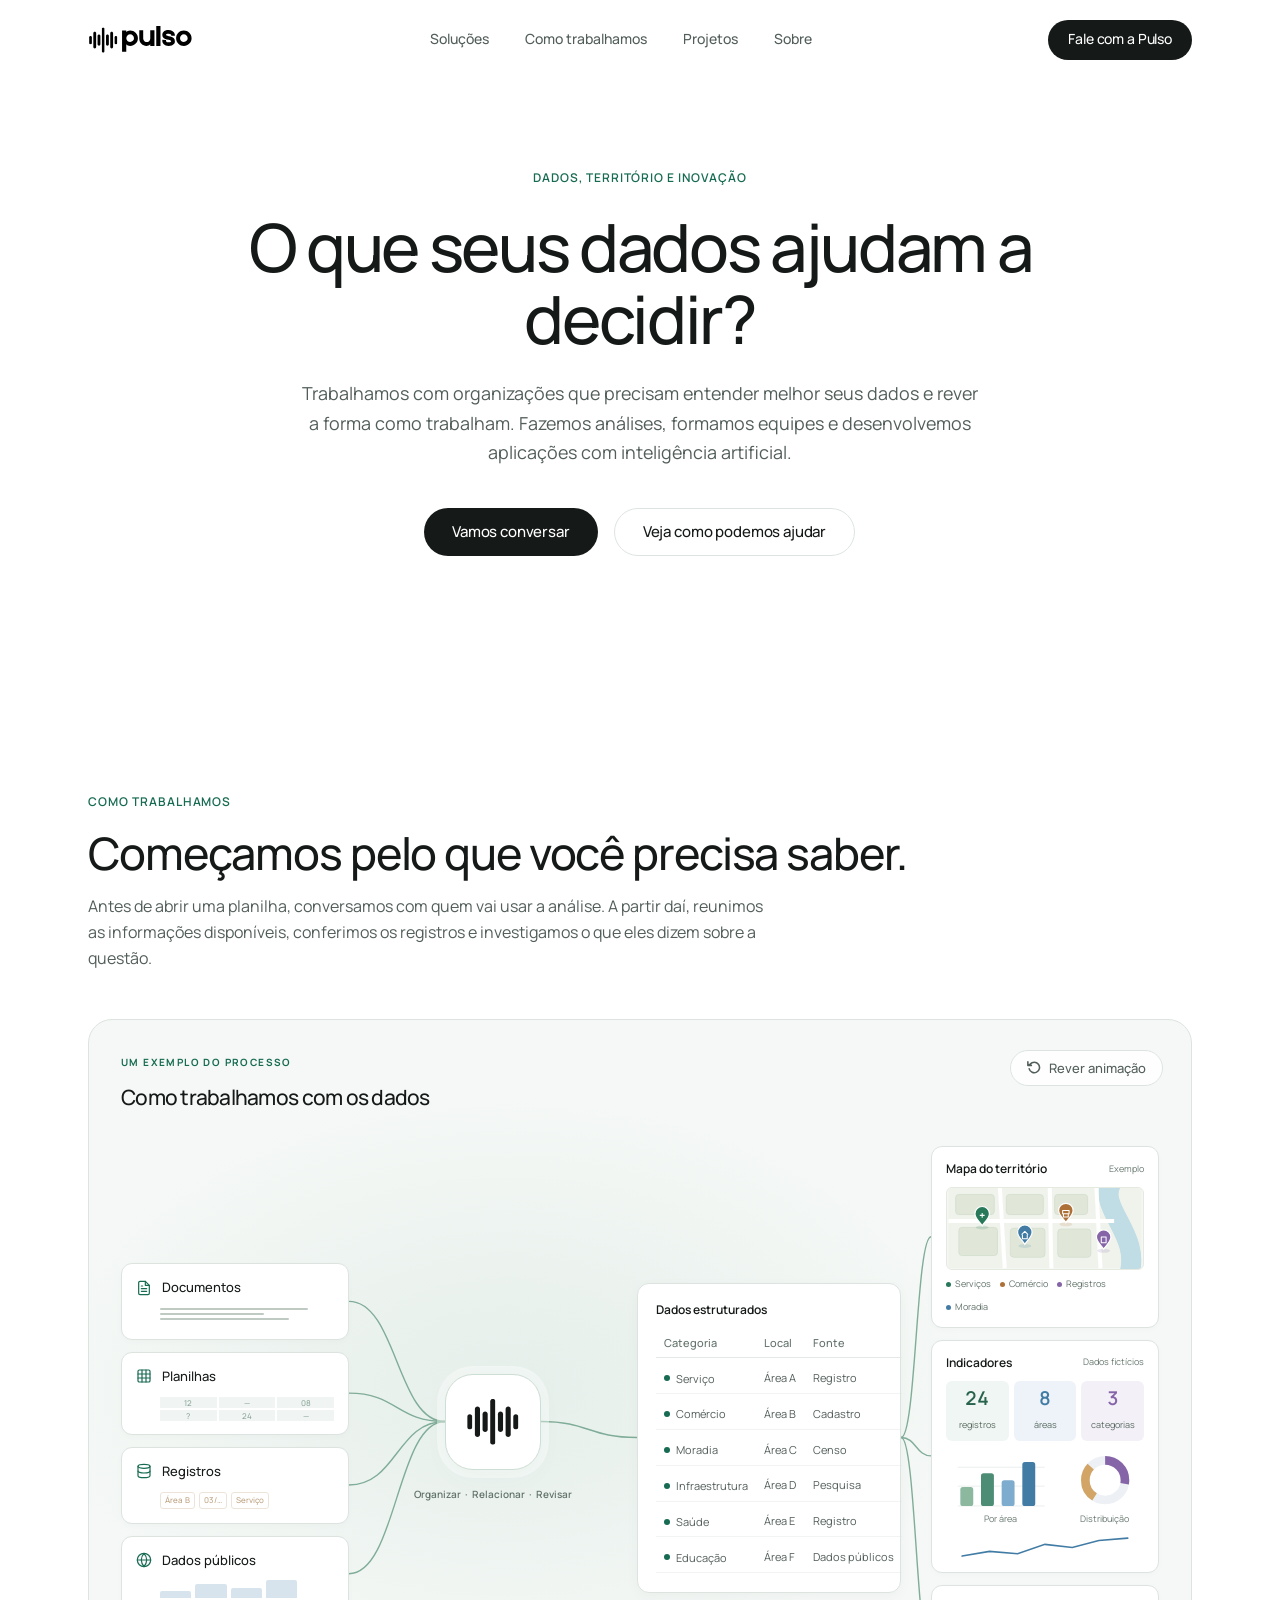
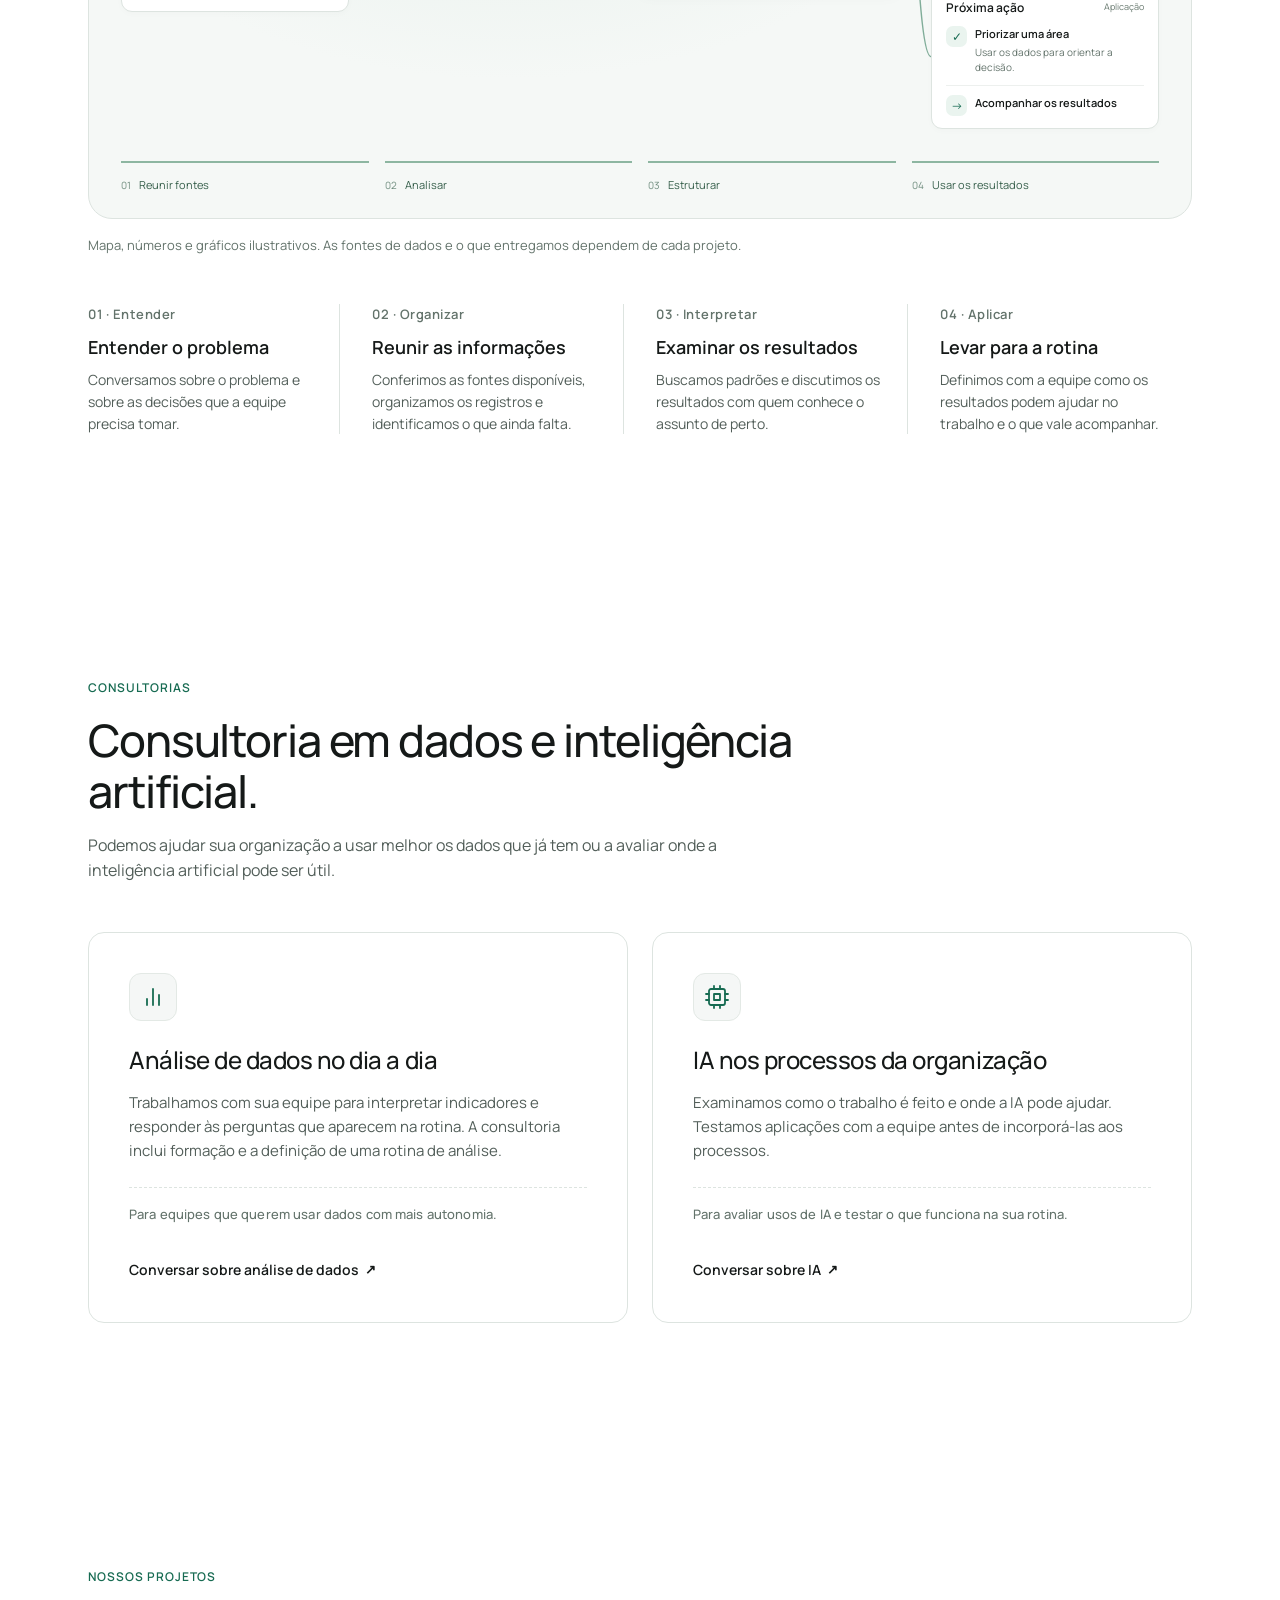
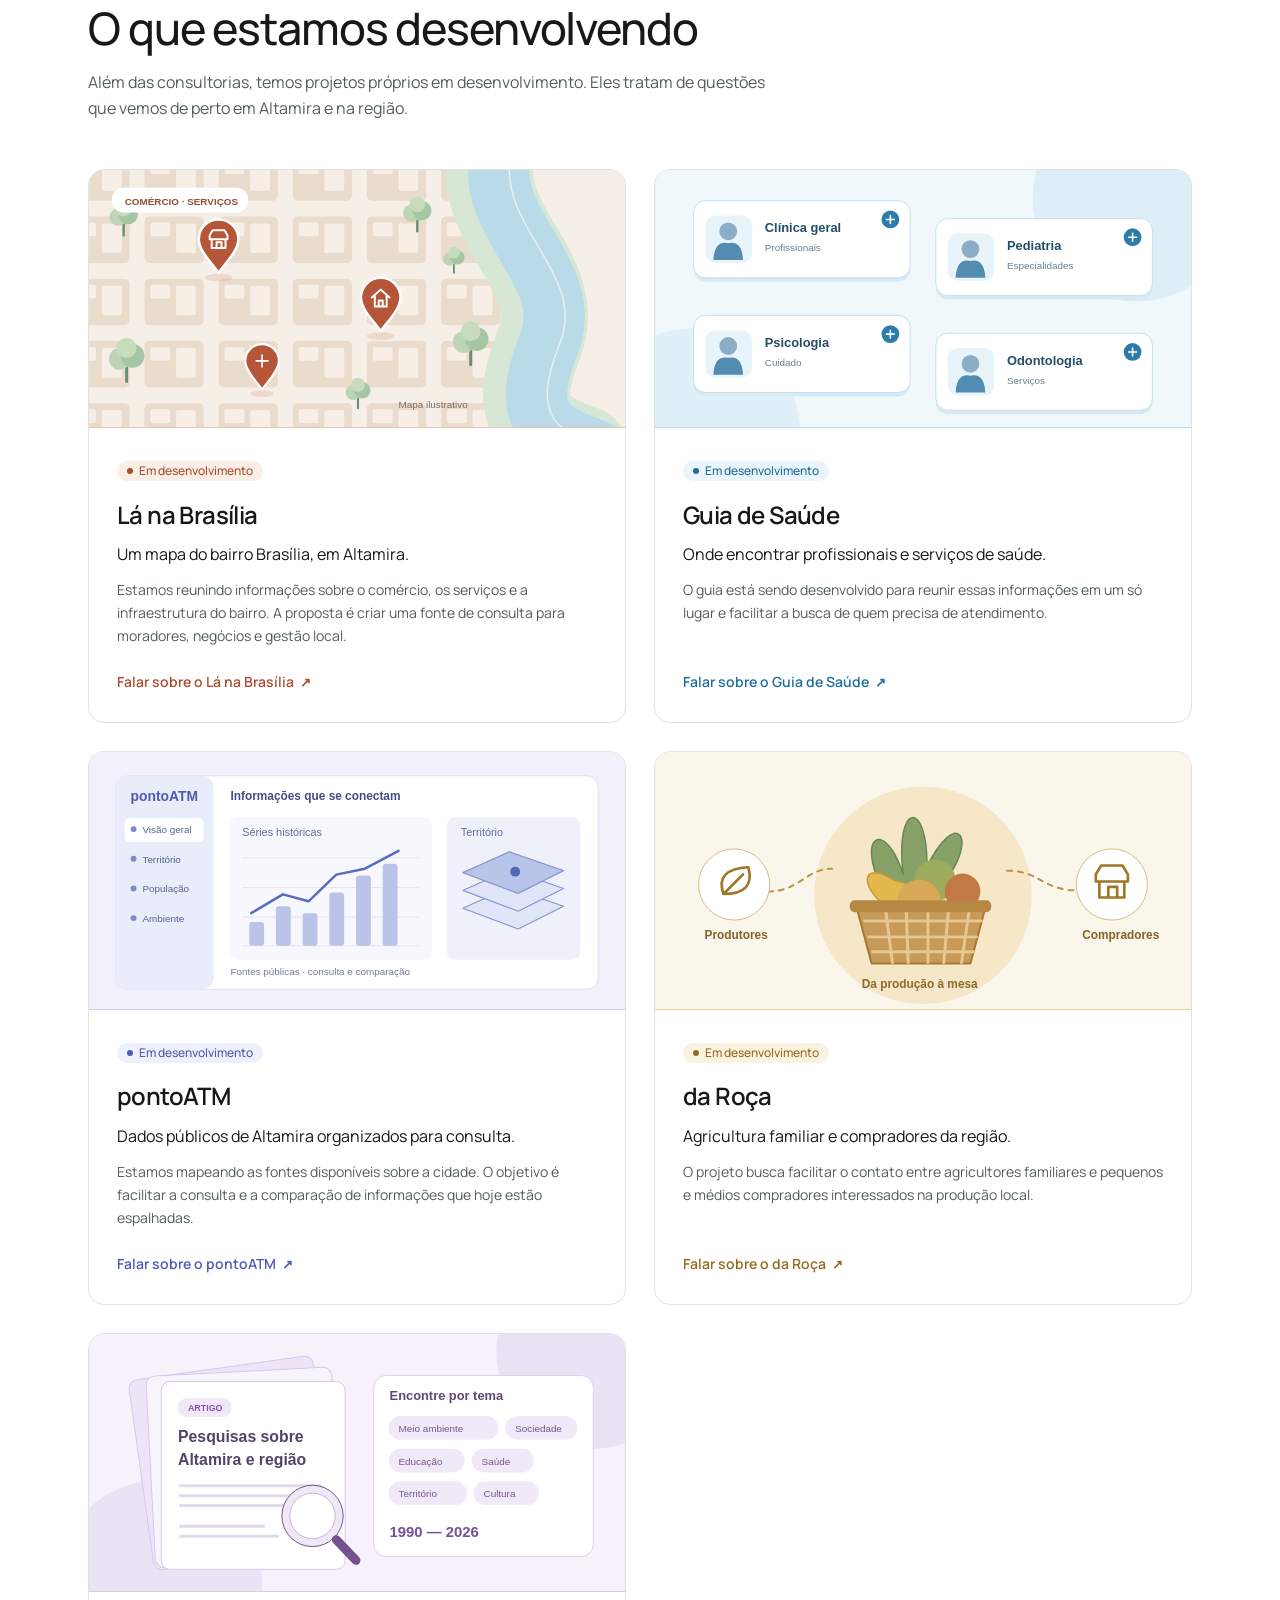
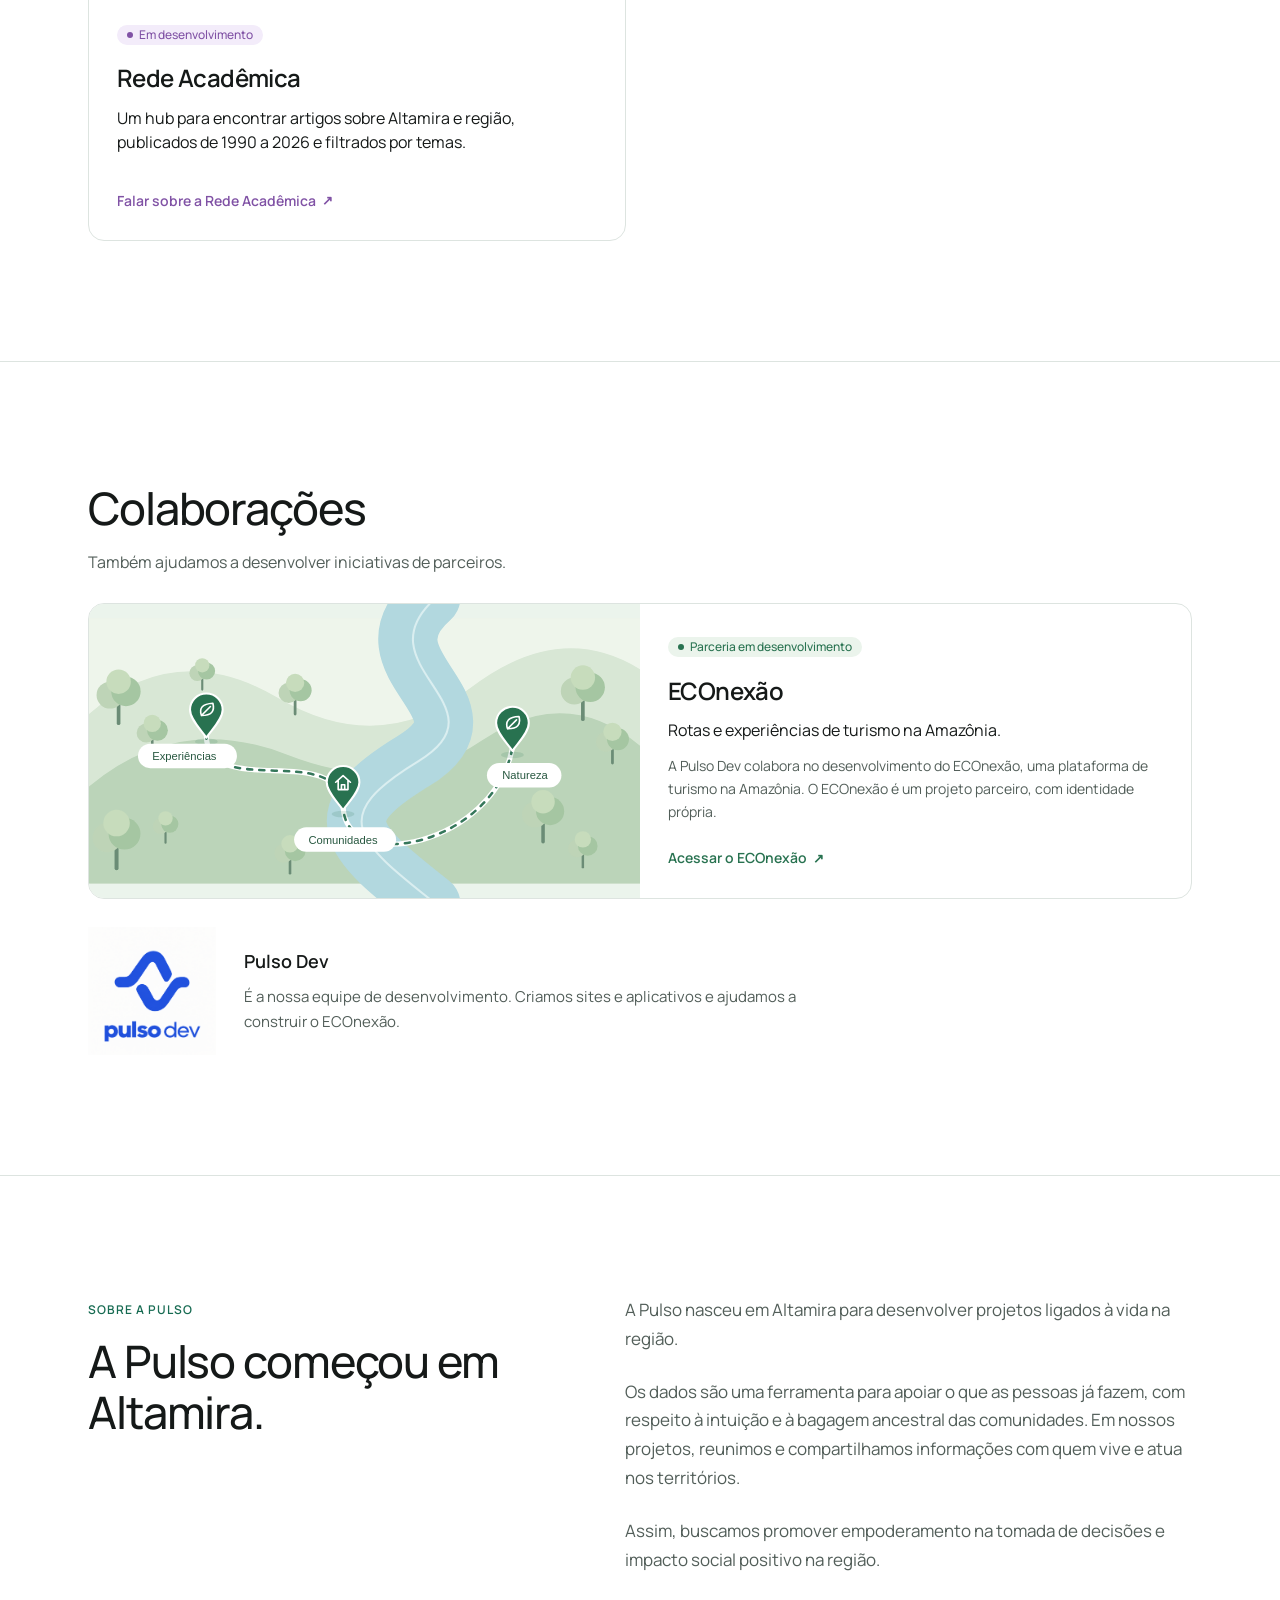
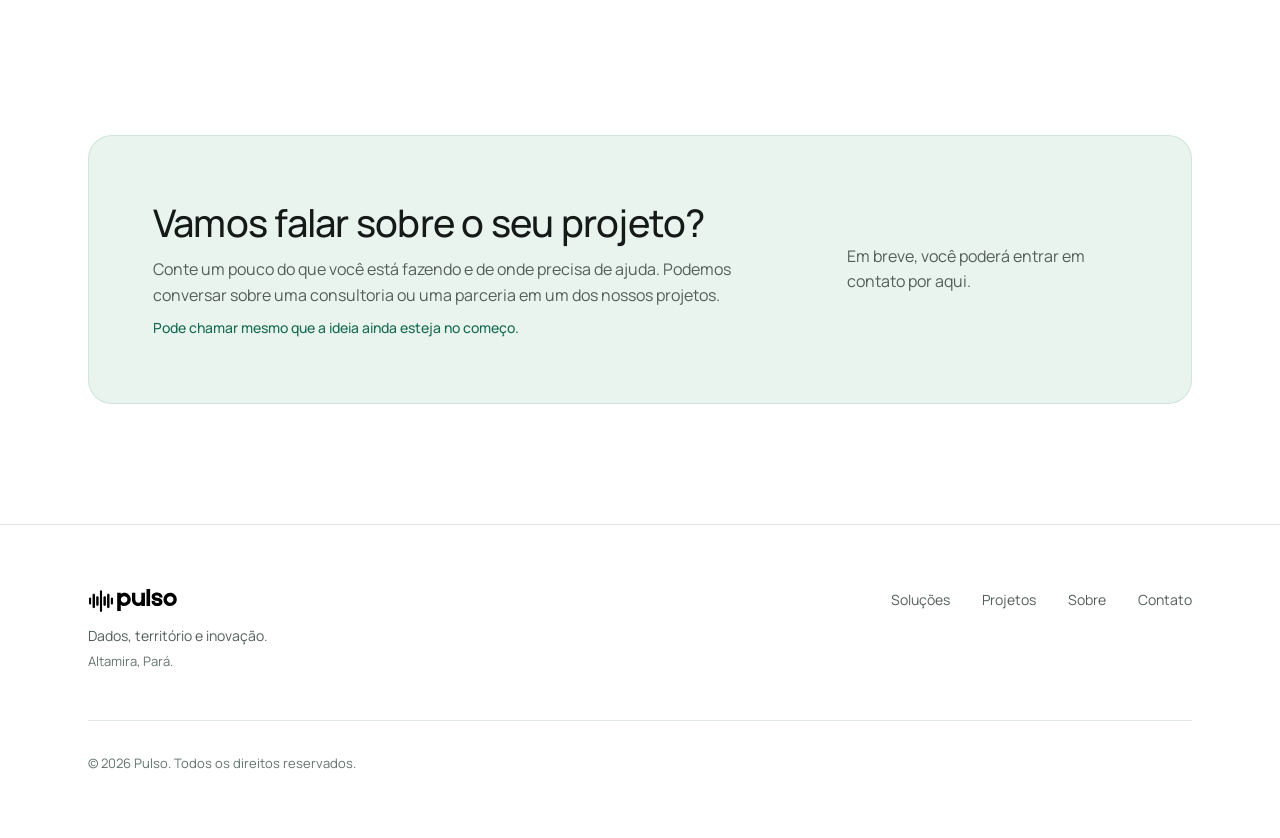
<file: index.html>
<!DOCTYPE html>
<html lang="pt-BR">
<head>
  <meta charset="UTF-8">
  <meta name="viewport" content="width=device-width, initial-scale=1.0">
  <title>Pulso | Dados, território e inovação</title>
  
  <meta name="description" content="A Pulso trabalha com análise de dados, formação de equipes e uso de IA em processos. Conheça nossas consultorias e os projetos que desenvolvemos em Altamira.">
  <meta property="og:title" content="Pulso | Dados, território e inovação">
  <meta property="og:description" content="Conheça as consultorias em análise de dados e IA da Pulso e os projetos que estamos desenvolvendo em Altamira e na região.">
  <meta property="og:type" content="website">
  <meta property="og:url" content="https://brunodarwich.github.io/pulso/">
  <meta property="og:locale" content="pt_BR">
  <meta property="og:image" content="https://brunodarwich.github.io/pulso/assets/images/pulso-social.png">
  <meta property="og:image:width" content="1200">
  <meta property="og:image:height" content="630">
  <meta property="og:image:alt" content="Pulso — Da informação dispersa à ação">
  <meta name="twitter:card" content="summary_large_image">

  <!-- Favicon -->
  <link rel="icon" type="image/svg+xml" href="assets/images/pulso-symbol-ui.svg">

  <!-- Pré-carregamento e Tipografia Manrope -->
  <link rel="preconnect" href="https://fonts.googleapis.com">
  <link rel="preconnect" href="https://fonts.gstatic.com" crossorigin>
  <link href="https://fonts.googleapis.com/css2?family=Manrope:wght@400;500;600;700&display=swap" rel="stylesheet">

  <!-- Folhas de Estilos -->
  <link rel="stylesheet" href="styles/main.css">
  <link rel="stylesheet" href="styles/animation.css">

  <!-- Scripts da Aplicação Pulso -->
  <script src="scripts/config.js" defer></script>
  <script src="scripts/animation.js" defer></script>
  <script src="scripts/project-motion.js" defer></script>
  <script src="scripts/main.js" defer></script>
</head>
<body>

  <!-- Link de Acessibilidade: Pular para o Conteúdo -->
  <a href="#main-content" class="skip-link">Pular para o conteúdo principal</a>

  <!-- ========================================================================
       CABEÇALHO (Sticky Header)
       ======================================================================== -->
  <header class="site-header" role="banner">
    <div class="container">
      <a href="#inicio" class="header-brand" aria-label="Pulso — Página inicial">
        <img src="assets/images/pulso-logo-ui.svg" alt="Pulso" class="header-logo" width="116" height="31">
      </a>

      <!-- Navegação Desktop -->
      <nav class="nav-desktop" aria-label="Navegação principal">
        <a href="#solucoes" class="nav-link">Soluções</a>
        <a href="#como-trabalhamos" class="nav-link">Como trabalhamos</a>
        <a href="#projetos" class="nav-link">Projetos</a>
        <a href="#sobre" class="nav-link">Sobre</a>
      </nav>

      <!-- CTA Cabeçalho Desktop -->
      <div class="header-cta">
        <a href="#contato" class="btn btn-primary" data-contact-context="general">Fale com a Pulso</a>
      </div>

      <!-- Botão Menu Mobile -->
      <button class="mobile-menu-toggle" aria-label="Abrir menu de navegação" aria-expanded="false" aria-controls="mobile-drawer">
        <span></span>
        <span></span>
        <span></span>
      </button>
    </div>
  </header>

  <!-- Gaveta de Navegação Mobile -->
  <div id="mobile-drawer" class="mobile-drawer" inert role="dialog" aria-modal="true" aria-label="Menu móvel">
    <button type="button" class="mobile-menu-close" aria-label="Fechar menu de navegação">Fechar <span aria-hidden="true">×</span></button>
    <nav class="mobile-nav-links">
      <a href="#solucoes" class="mobile-nav-link">Soluções</a>
      <a href="#como-trabalhamos" class="mobile-nav-link">Como trabalhamos</a>
      <a href="#projetos" class="mobile-nav-link">Projetos</a>
      <a href="#sobre" class="mobile-nav-link">Sobre</a>
    </nav>
    <div class="mobile-drawer-footer">
      <a href="#contato" class="btn btn-primary" style="width: 100%;" data-contact-context="general">Fale com a Pulso</a>
    </div>
  </div>

  <!-- ========================================================================
       CONTEÚDO PRINCIPAL
       ======================================================================== -->
  <main id="main-content">

    <!-- 1. HERO SECTION -->
    <section id="inicio" class="hero" aria-labelledby="hero-title">
      <!-- Canvas Ambiental: Dados Sendo Organizados e Estruturados -->
      <canvas id="hero-data-canvas" class="hero-data-canvas" aria-hidden="true"></canvas>

      <div class="container">
        <span class="eyebrow" data-reveal="fade-up">DADOS, TERRITÓRIO E INOVAÇÃO</span>
        <h1 id="hero-title" class="hero-headline" data-reveal="hero-title">
          O que seus dados ajudam a decidir?
        </h1>
        <p class="hero-support" data-reveal="fade-up">
          Trabalhamos com organizações que precisam entender melhor seus dados e rever a forma como trabalham. Fazemos análises, formamos equipes e desenvolvemos aplicações com inteligência artificial.
        </p>
        <div class="hero-actions" data-reveal="fade-up">
          <a href="#contato" class="btn btn-primary" data-contact-context="general">Vamos conversar</a>
          <a href="#solucoes" class="btn btn-secondary">Veja como podemos ajudar</a>
        </div>
      </div>
    </section>

    <!-- 2. COMO TRABALHAMOS (Demonstração Animada do Método) -->
    <section id="como-trabalhamos" class="method-section section-spacing" aria-labelledby="method-title">
      <div class="container">
        <header class="method-header">
          <span class="eyebrow">COMO TRABALHAMOS</span>
          <h2 id="method-title" class="section-headline">
            Começamos pelo que você precisa saber.
          </h2>
          <p class="section-support">
            Antes de abrir uma planilha, conversamos com quem vai usar a análise. A partir daí, reunimos as informações disponíveis, conferimos os registros e investigamos o que eles dizem sobre a questão.
          </p>
        </header>

        <!-- Palco Animado de Transformação -->
        <div class="stage-wrapper">
          <div class="stage-container" aria-label="Demonstração visual do método Pulso">
            
            <div class="stage-intro">
              <span class="stage-eyebrow">UM EXEMPLO DO PROCESSO</span>
              <h3>Como trabalhamos com os dados</h3>
            </div>
            <!-- Botão de Controle (Rever / Pausar / Continuar) -->
            <div class="stage-controls">
              <button id="stage-control-btn" class="btn-stage-control" hidden type="button" aria-live="polite">
                <svg id="stage-control-icon" viewBox="0 0 16 16" fill="none" stroke="currentColor" stroke-width="1.8" stroke-linecap="round" stroke-linejoin="round">
                  <path d="M1 1v4h4M13 13v-4h-4"/>
                  <path d="M2.51 9a6 6 0 1 0 1.2-5.46L1 5"/>
                </svg>
                <span id="stage-control-text">Ver animação</span>
              </button>
            </div>

            <!-- Grid de Conteúdo do Palco -->
            <div class="stage-flow" aria-hidden="true">
            <!-- Canvas SVG com Caminhos e Conexões Vetoriais -->
            <svg class="stage-svg-canvas" viewBox="0 0 1104 380" preserveAspectRatio="none" aria-hidden="true">
              <!-- Conexões das 4 Fontes para o Centro -->
              <path class="flow-path path-src-1" d="M 195 90 C 260 90, 310 180, 360 180"/>
              <path class="flow-path path-src-2" d="M 195 150 C 255 150, 305 185, 360 185"/>
              <path class="flow-path path-src-3" d="M 195 215 C 255 215, 305 195, 360 195"/>
              <path class="flow-path path-src-4" d="M 195 280 C 260 280, 310 200, 360 200"/>

              <!-- Partículas em Movimento -->
              <circle class="flow-particle part-1" cx="210" cy="90" r="3.5"/>
              <circle class="flow-particle part-2" cx="210" cy="150" r="3.5"/>
              <circle class="flow-particle part-3" cx="210" cy="215" r="3.5"/>
              <circle class="flow-particle part-4" cx="210" cy="280" r="3.5"/>

              <!-- Conexão do Centro para a Tabela de Dados Estruturados -->
              <path class="flow-path path-center-table" d="M 450 190 L 520 190"/>

              <!-- Conexões da Tabela para as 3 Saídas -->
              <path class="flow-path path-out-1" d="M 760 190 C 805 190, 815 95, 860 95"/>
              <path class="flow-path path-out-2" d="M 760 190 L 860 190"/>
              <path class="flow-path path-out-3" d="M 760 190 C 805 190, 815 285, 860 285"/>
              <circle class="flow-particle" r="3.5"/>
              <circle class="flow-particle" r="3.5"/>
              <circle class="flow-particle" r="3.5"/>
              <circle class="flow-particle" r="3.5"/>
            </svg>

              <!-- ZONA 1: Fontes de Informação -->
              <div class="zone-sources">
                <div class="stage-mobile-phase" data-stage-phase="0"><span>01</span> Reunir fontes</div>
                <div class="source-card card-doc">
                  <svg viewBox="0 0 24 24" fill="none" stroke="currentColor" stroke-width="1.8" stroke-linecap="round" stroke-linejoin="round">
                    <path d="M14 2H6a2 2 0 0 0-2 2v16a2 2 0 0 0 2 2h12a2 2 0 0 0 2-2V8z"></path>
                    <polyline points="14 2 14 8 20 8"></polyline>
                    <line x1="16" y1="13" x2="8" y2="13"></line>
                    <line x1="16" y1="17" x2="8" y2="17"></line>
                    <line x1="10" y1="9" x2="8" y2="9"></line>
                  </svg>
                  <span>Documentos</span><span class="source-preview preview-document"><i></i><i></i><i></i></span>
                </div>
                <div class="source-card card-sheet">
                  <svg viewBox="0 0 24 24" fill="none" stroke="currentColor" stroke-width="1.8" stroke-linecap="round" stroke-linejoin="round">
                    <rect x="3" y="3" width="18" height="18" rx="2" ry="2"></rect>
                    <line x1="3" y1="9" x2="21" y2="9"></line>
                    <line x1="3" y1="15" x2="21" y2="15"></line>
                    <line x1="9" y1="3" x2="9" y2="21"></line>
                    <line x1="15" y1="3" x2="15" y2="21"></line>
                  </svg>
                  <span>Planilhas</span><span class="source-preview preview-sheet"><i>12</i><i>—</i><i>08</i><i>?</i><i>24</i><i>—</i></span>
                </div>
                <div class="source-card card-records">
                  <svg viewBox="0 0 24 24" fill="none" stroke="currentColor" stroke-width="1.8" stroke-linecap="round" stroke-linejoin="round">
                    <ellipse cx="12" cy="5" rx="9" ry="3"></ellipse>
                    <path d="M21 12c0 1.66-4 3-9 3s-9-1.34-9-3"></path>
                    <path d="M3 5v14c0 1.66 4 3 9 3s9-1.34 9-3V5"></path>
                  </svg>
                  <span>Registros</span><span class="source-preview preview-record"><i>Área B</i><i>03/…</i><i>Serviço</i></span>
                </div>
                <div class="source-card card-public">
                  <svg viewBox="0 0 24 24" fill="none" stroke="currentColor" stroke-width="1.8" stroke-linecap="round" stroke-linejoin="round">
                    <circle cx="12" cy="12" r="10"></circle>
                    <line x1="2" y1="12" x2="22" y2="12"></line>
                    <path d="M12 2a15.3 15.3 0 0 1 4 10 15.3 15.3 0 0 1-4 10 15.3 15.3 0 0 1-4-10 15.3 15.3 0 0 1 4-10z"></path>
                  </svg>
                  <span>Dados públicos</span><span class="source-preview preview-public"><i></i><i></i><i></i><i></i></span>
                </div>

                <!-- Fragmentos flutuantes -->
                <div class="floating-frag frag-1"></div>
                <div class="floating-frag frag-2"></div>
                <div class="floating-frag frag-3"></div>
                <div class="floating-frag frag-4"></div>
              </div>


              <!-- ZONA 2: Núcleo Organizador (Símbolo Pulso) -->
              <div class="zone-pulse-hub">
                <div class="stage-mobile-phase" data-stage-phase="1"><span>02</span> Analisar</div>
                <div class="pulse-symbol-stage" aria-label="Símbolo Pulso">
                  <svg viewBox="6 45 70 63" fill="none">
                    <defs>
                      <clipPath id="stage-clip-center"><path d="M 37 47.363281 L 44 47.363281 L 44 105.113281 L 37 105.113281 Z"/></clipPath>
                      <clipPath id="stage-clip-left"><path d="M 8.5 66 L 15 66 L 15 86 L 8.5 86 Z"/></clipPath>
                      <clipPath id="stage-clip-right"><path d="M 66 66 L 73 66 L 73 86 L 66 86 Z"/></clipPath>
                    </defs>
                    <g fill="currentColor">
                      <!-- Barra 4 (Centro - mais alta) -->
                      <g clip-path="url(#stage-clip-center)">
                        <path class="stage-bar" d="M 40.75 47.36 C 42.53 47.36 43.98 48.8 43.98 50.57 L 43.98 101.9 C 43.98 103.67 42.53 105.1 40.75 105.1 C 38.97 105.1 37.52 103.67 37.52 101.9 L 37.52 50.57 C 37.52 48.8 38.97 47.36 40.75 47.36 Z"/>
                      </g>
                      <!-- Barra 1 (Extrema esquerda) -->
                      <g clip-path="url(#stage-clip-left)">
                        <path class="stage-bar" d="M 11.73 66.61 C 13.51 66.61 14.95 68.05 14.95 69.82 L 14.95 82.65 C 14.95 84.42 13.51 85.86 11.73 85.86 C 9.95 85.86 8.5 84.42 8.5 82.65 L 8.5 69.82 C 8.5 68.05 9.95 66.61 11.73 66.61 Z"/>
                      </g>
                      <!-- Barra 2 -->
                      <path class="stage-bar" d="M 24.63 60.2 C 24.63 58.42 23.18 56.98 21.4 56.98 C 19.62 56.98 18.18 58.42 18.18 60.2 L 18.18 92.28 C 18.18 94.05 19.62 95.48 21.4 95.48 C 23.18 95.48 24.63 94.05 24.63 92.28 Z"/>
                      <!-- Barra 3 -->
                      <path class="stage-bar" d="M 31.08 63.4 C 32.86 63.4 34.3 64.84 34.3 66.61 L 34.3 85.86 C 34.3 87.63 32.86 89.07 31.08 89.07 C 29.3 89.07 27.85 87.63 27.85 85.86 L 27.85 66.61 C 27.85 64.84 29.3 63.4 31.08 63.4 Z"/>
                      <!-- Barra 7 (Extrema direita) -->
                      <g clip-path="url(#stage-clip-right)">
                        <path class="stage-bar" d="M 66.55 69.82 C 66.55 68.05 68 66.61 69.78 66.61 C 71.56 66.61 73 68.05 73 69.82 L 73 82.65 C 73 84.42 71.56 85.86 69.78 85.86 C 68 85.86 66.55 84.42 66.55 82.65 Z"/>
                      </g>
                      <!-- Barra 6 -->
                      <path class="stage-bar" d="M 60.1 56.98 C 61.88 56.98 63.33 58.42 63.33 60.2 L 63.33 92.28 C 63.33 94.05 61.88 95.48 60.1 95.48 C 58.32 95.48 56.88 94.05 56.88 92.28 L 56.88 60.2 C 56.88 58.42 58.32 56.98 60.1 56.98 Z"/>
                      <!-- Barra 5 -->
                      <path class="stage-bar" d="M 53.65 66.61 C 53.65 64.84 52.21 63.4 50.43 63.4 C 48.65 63.4 47.2 64.84 47.2 66.61 L 47.2 85.86 C 47.2 87.63 48.65 89.07 50.43 89.07 C 52.21 89.07 53.65 87.63 53.65 85.86 Z"/>
                    </g>
                  </svg>
                </div>
                <div class="pulse-steps-legend">
                  <span class="pulse-step-tag step-organizar">Organizar</span>
                  <span>·</span>
                  <span class="pulse-step-tag step-relacionar">Relacionar</span>
                  <span>·</span>
                  <span class="pulse-step-tag step-revisar">Revisar</span>
                </div>
              </div>


              <!-- ZONA 3: Tabela de Dados Estruturados -->
              <div class="zone-structured-table">
                <div class="stage-mobile-phase" data-stage-phase="2"><span>03</span> Estruturar</div>
                <div class="table-header-title">Dados estruturados</div>
                <table class="structured-table">
                  <thead>
                    <tr>
                      <th>Categoria</th>
                      <th>Local</th>
                      <th>Fonte</th>
                    </tr>
                  </thead>
                  <tbody>
                    <tr class="table-row">
                      <td class="status-dot-cell">
                        <div class="row-blank-block" aria-hidden="true"><span class="blank-dot"></span><span class="blank-line blank-line-cat"></span></div>
                        <div class="row-cell-content"><span class="dot-green"></span> Serviço</div>
                      </td>
                      <td>
                        <div class="row-blank-block" aria-hidden="true"><span class="blank-line blank-line-loc"></span></div>
                        <div class="row-cell-content">Área A</div>
                      </td>
                      <td>
                        <div class="row-blank-block" aria-hidden="true"><span class="blank-line blank-line-src"></span></div>
                        <div class="row-cell-content">Registro</div>
                      </td>
                    </tr>
                    <tr class="table-row">
                      <td class="status-dot-cell">
                        <div class="row-blank-block" aria-hidden="true"><span class="blank-dot"></span><span class="blank-line blank-line-cat"></span></div>
                        <div class="row-cell-content"><span class="dot-green"></span> Comércio</div>
                      </td>
                      <td>
                        <div class="row-blank-block" aria-hidden="true"><span class="blank-line blank-line-loc"></span></div>
                        <div class="row-cell-content">Área B</div>
                      </td>
                      <td>
                        <div class="row-blank-block" aria-hidden="true"><span class="blank-line blank-line-src"></span></div>
                        <div class="row-cell-content">Cadastro</div>
                      </td>
                    </tr>
                    <tr class="table-row">
                      <td class="status-dot-cell">
                        <div class="row-blank-block" aria-hidden="true"><span class="blank-dot"></span><span class="blank-line blank-line-cat"></span></div>
                        <div class="row-cell-content"><span class="dot-green"></span> Moradia</div>
                      </td>
                      <td>
                        <div class="row-blank-block" aria-hidden="true"><span class="blank-line blank-line-loc"></span></div>
                        <div class="row-cell-content">Área C</div>
                      </td>
                      <td>
                        <div class="row-blank-block" aria-hidden="true"><span class="blank-line blank-line-src"></span></div>
                        <div class="row-cell-content">Censo</div>
                      </td>
                    </tr>
                    <tr class="table-row">
                      <td class="status-dot-cell">
                        <div class="row-blank-block" aria-hidden="true"><span class="blank-dot"></span><span class="blank-line blank-line-cat"></span></div>
                        <div class="row-cell-content"><span class="dot-green"></span> Infraestrutura</div>
                      </td>
                      <td>
                        <div class="row-blank-block" aria-hidden="true"><span class="blank-line blank-line-loc"></span></div>
                        <div class="row-cell-content">Área D</div>
                      </td>
                      <td>
                        <div class="row-blank-block" aria-hidden="true"><span class="blank-line blank-line-src"></span></div>
                        <div class="row-cell-content">Pesquisa</div>
                      </td>
                    </tr>
                    <tr class="table-row">
                      <td class="status-dot-cell">
                        <div class="row-blank-block" aria-hidden="true"><span class="blank-dot"></span><span class="blank-line blank-line-cat"></span></div>
                        <div class="row-cell-content"><span class="dot-green"></span> Saúde</div>
                      </td>
                      <td>
                        <div class="row-blank-block" aria-hidden="true"><span class="blank-line blank-line-loc"></span></div>
                        <div class="row-cell-content">Área E</div>
                      </td>
                      <td>
                        <div class="row-blank-block" aria-hidden="true"><span class="blank-line blank-line-src"></span></div>
                        <div class="row-cell-content">Registro</div>
                      </td>
                    </tr>
                    <tr class="table-row">
                      <td class="status-dot-cell">
                        <div class="row-blank-block" aria-hidden="true"><span class="blank-dot"></span><span class="blank-line blank-line-cat"></span></div>
                        <div class="row-cell-content"><span class="dot-green"></span> Educação</div>
                      </td>
                      <td>
                        <div class="row-blank-block" aria-hidden="true"><span class="blank-line blank-line-loc"></span></div>
                        <div class="row-cell-content">Área F</div>
                      </td>
                      <td>
                        <div class="row-blank-block" aria-hidden="true"><span class="blank-line blank-line-src"></span></div>
                        <div class="row-cell-content">Dados públicos</div>
                      </td>
                    </tr>
                  </tbody>
                </table>
              </div>

              <!-- ZONA 4: Saídas e Aplicação -->
              <div class="zone-outputs">
                <div class="stage-mobile-phase" data-stage-phase="3"><span>04</span> Usar os resultados</div>
                <!-- Illustrative outputs: each detail follows the stage's shared clock. -->
                <div class="output-card output-map">
                  <div class="output-heading"><span class="output-label">Mapa do território</span><span class="result-note">Exemplo</span></div>
                  <div class="mini-map-visual">
                    <svg class="mini-map-svg" viewBox="0 0 240 100" fill="none">
                      <rect width="240" height="100" fill="#F0F3EC"/>
                      <path d="M 205 -10 C 180 23 242 56 224 110" stroke="#C0DCE5" stroke-width="25"/>
                      <g fill="#E0E7D9" stroke="#D4DECD"><rect x="9" y="8" width="48" height="25" rx="4"/><rect x="72" y="8" width="46" height="25" rx="4"/><rect x="132" y="8" width="41" height="25" rx="4"/><rect x="13" y="49" width="48" height="35" rx="4"/><rect x="77" y="50" width="43" height="36" rx="4"/><rect x="136" y="51" width="41" height="35" rx="4"/></g>
                      <path d="M 0 41 H 206 M 64 0 L 70 100 M 126 0 L 128 100 M 184 0 L 189 100" stroke="white" stroke-width="5"/>
                      <g transform="translate(42 47)"><g class="result-pin" data-result="pin" data-order="0"><ellipse cy="2" rx="8" ry="2.5" fill="#28785A" opacity=".16"/><path d="M 0 0 C -3 -5 -9 -9 -9 -15 A 9 9 0 1 1 9 -15 C 9 -9 3 -5 0 0 Z" fill="#28785A" stroke="white" stroke-width="1.5"/><path d="M -3 -13 H 3 M 0 -16 V -10" stroke="white" stroke-width="1.3" stroke-linejoin="round" fill="none"/></g></g><g transform="translate(95 70)"><g class="result-pin" data-result="pin" data-order="1"><ellipse cy="2" rx="8" ry="2.5" fill="#427CA5" opacity=".16"/><path d="M 0 0 C -3 -5 -9 -9 -9 -15 A 9 9 0 1 1 9 -15 C 9 -9 3 -5 0 0 Z" fill="#427CA5" stroke="white" stroke-width="1.5"/><path d="M -4 -12 L 0 -16 L 4 -12 M -3 -12 V -7 H 3 V -12" stroke="white" stroke-width="1.3" stroke-linejoin="round" fill="none"/></g></g><g transform="translate(146 43)"><g class="result-pin" data-result="pin" data-order="2"><ellipse cy="2" rx="8" ry="2.5" fill="#AD7138" opacity=".16"/><path d="M 0 0 C -3 -5 -9 -9 -9 -15 A 9 9 0 1 1 9 -15 C 9 -9 3 -5 0 0 Z" fill="#AD7138" stroke="white" stroke-width="1.5"/><path d="M -4 -15 H 4 V -11 H -4 Z M -3 -11 V -7 H 3 V -11" stroke="white" stroke-width="1.3" stroke-linejoin="round" fill="none"/></g></g><g transform="translate(193 76)"><g class="result-pin" data-result="pin" data-order="3"><ellipse cy="2" rx="8" ry="2.5" fill="#8564A7" opacity=".16"/><path d="M 0 0 C -3 -5 -9 -9 -9 -15 A 9 9 0 1 1 9 -15 C 9 -9 3 -5 0 0 Z" fill="#8564A7" stroke="white" stroke-width="1.5"/><path d="M -3 -15 H 3 V -8 H -3 Z" stroke="white" stroke-width="1.3" stroke-linejoin="round" fill="none"/></g></g>
                    </svg>
                  </div>
                  <div class="map-key"><span>Serviços</span><span>Comércio</span><span>Registros</span><span>Moradia</span></div>
                </div>
                <div class="output-card output-metrics">
                  <div class="output-heading"><span class="output-label">Indicadores</span><span class="result-note">Dados fictícios</span></div>
                  <div class="result-stats">
                    <div data-result="stat"><strong data-count="24">24</strong><span>registros</span></div>
                    <div data-result="stat"><strong data-count="8">8</strong><span>áreas</span></div>
                    <div data-result="stat"><strong data-count="3">3</strong><span>categorias</span></div>
                  </div>
                  <div class="result-charts">
                    <div><svg viewBox="0 0 110 72" fill="none"><path d="M 5 20 H 106 M 5 42 H 106 M 5 65 H 106" stroke="#E8EDEA"/><rect data-result="bar" data-order="0" x="8" y="43" width="15" height="22" rx="3" fill="#8CB8A0"/><rect data-result="bar" data-order="1" x="32" y="27" width="15" height="38" rx="3" fill="#4E8D75"/><rect data-result="bar" data-order="2" x="56" y="35" width="15" height="30" rx="3" fill="#7EACCE"/><rect data-result="bar" data-order="3" x="80" y="14" width="15" height="51" rx="3" fill="#427CA5"/></svg><span>Por área</span></div>
                    <div><svg viewBox="0 0 76 72" fill="none"><circle cx="38" cy="35" r="23" stroke="#EDF0F4" stroke-width="10"/><g transform="rotate(-90 38 35)"><circle data-result="ring" cx="38" cy="35" r="23" pathLength="100" stroke="#8564A7" stroke-width="10" stroke-dasharray="55 100"/><circle data-result="ring" data-order="1" cx="38" cy="35" r="23" pathLength="100" stroke="#D2A465" stroke-width="10" stroke-dasharray="28 100" stroke-dashoffset="-59"/></g></svg><span>Distribuição</span></div>
                  </div>
                  <svg class="result-trend" viewBox="0 0 220 32" fill="none"><path d="M 4 27 L 39 21 L 75 24 L 110 12 L 145 16 L 179 7 L 216 4" stroke="#427CA5" stroke-width="2" stroke-linecap="round" pathLength="100" data-result="trend"/></svg>
                </div>
                <div class="output-card output-action">
                  <div class="output-heading"><span class="output-label">Próxima ação</span><span class="result-note">Aplicação</span></div>
                  <div class="result-action" data-result="action"><span class="result-check">✓</span><div><strong>Priorizar uma área</strong><span>Usar os dados para orientar a decisão.</span></div></div>
                  <div class="result-action secondary" data-result="action" data-order="1"><span class="result-check">→</span><div><strong>Acompanhar os resultados</strong></div></div>
                </div>
              </div>

            </div>

            <div class="stage-timeline" aria-hidden="true">
              <div class="stage-phase" data-stage-phase="0"><span>01</span> Reunir fontes</div>
              <div class="stage-phase" data-stage-phase="1"><span>02</span> Analisar</div>
              <div class="stage-phase" data-stage-phase="2"><span>03</span> Estruturar</div>
              <div class="stage-phase" data-stage-phase="3"><span>04</span> Usar os resultados</div>
            </div>
            <!-- Descrição Textual de Acessibilidade -->
            <div style="position: absolute; width: 1px; height: 1px; padding: 0; margin: -1px; overflow: hidden; clip: rect(0, 0, 0, 0); white-space: nowrap; border: 0;">
              Informações dispersas em documentos, planilhas e registros são reunidas, organizadas e relacionadas. A análise transforma essas fontes em dados estruturados, mapas, indicadores e recomendações.
            </div>

          </div>
          <!-- Legenda Permanente -->
          <p class="stage-caption">
            Mapa, números e gráficos ilustrativos. As fontes de dados e o que entregamos dependem de cada projeto.
          </p>
        </div>

        <!-- Quatro Etapas do Método -->
        <div class="method-steps">
          <div class="step-card">
            <div class="step-number">01 · Entender</div>
            <h3 class="step-title">Entender o problema</h3>
            <p class="step-description">Conversamos sobre o problema e sobre as decisões que a equipe precisa tomar.</p>
          </div>
          <div class="step-card">
            <div class="step-number">02 · Organizar</div>
            <h3 class="step-title">Reunir as informações</h3>
            <p class="step-description">Conferimos as fontes disponíveis, organizamos os registros e identificamos o que ainda falta.</p>
          </div>
          <div class="step-card">
            <div class="step-number">03 · Interpretar</div>
            <h3 class="step-title">Examinar os resultados</h3>
            <p class="step-description">Buscamos padrões e discutimos os resultados com quem conhece o assunto de perto.</p>
          </div>
          <div class="step-card">
            <div class="step-number">04 · Aplicar</div>
            <h3 class="step-title">Levar para a rotina</h3>
            <p class="step-description">Definimos com a equipe como os resultados podem ajudar no trabalho e o que vale acompanhar.</p>
          </div>
        </div>

      </div>
    </section>

    <!-- 3. CONSULTORIAS (Consultorias) -->
    <section id="solucoes" class="consulting-section section-spacing" aria-labelledby="consulting-title">
      <div class="container">
        <header class="consulting-header">
          <span class="eyebrow">CONSULTORIAS</span>
          <h2 id="consulting-title" class="section-headline">
            Consultoria em dados e inteligência artificial.
          </h2>
          <p class="section-support">
            Podemos ajudar sua organização a usar melhor os dados que já tem ou a avaliar onde a inteligência artificial pode ser útil.
          </p>
        </header>

        <div class="consulting-grid">
          <!-- Consultoria 1: Cultura de Análise de Dados -->
          <article class="consulting-card">
            <div>
              <div class="consulting-icon-wrapper" aria-hidden="true">
                <svg viewBox="0 0 24 24" fill="none" stroke="currentColor" stroke-width="1.8" stroke-linecap="round" stroke-linejoin="round">
                  <line x1="18" y1="20" x2="18" y2="10"></line>
                  <line x1="12" y1="20" x2="12" y2="4"></line>
                  <line x1="6" y1="20" x2="6" y2="14"></line>
                </svg>
              </div>
              <h3 class="consulting-title">Análise de dados no dia a dia</h3>
              <p class="consulting-desc">
                Trabalhamos com sua equipe para interpretar indicadores e responder às perguntas que aparecem na rotina. A consultoria inclui formação e a definição de uma rotina de análise.
              </p>
              <div class="consulting-topics">
                Para equipes que querem usar dados com mais autonomia.
              </div>
            </div>
            <div class="consulting-footer">
              <a href="#contato" class="link-action" data-contact-context="culturaDados">
                Conversar sobre análise de dados <span class="arrow">↗</span>
              </a>
            </div>
          </article>

          <!-- Consultoria 2: Inovação de Processos com IA -->
          <article class="consulting-card">
            <div>
              <div class="consulting-icon-wrapper" aria-hidden="true">
                <svg viewBox="0 0 24 24" fill="none" stroke="currentColor" stroke-width="1.8" stroke-linecap="round" stroke-linejoin="round">
                  <rect x="4" y="4" width="16" height="16" rx="2" ry="2"></rect>
                  <rect x="9" y="9" width="6" height="6"></rect>
                  <line x1="9" y1="1" x2="9" y2="4"></line>
                  <line x1="15" y1="1" x2="15" y2="4"></line>
                  <line x1="9" y1="20" x2="9" y2="23"></line>
                  <line x1="15" y1="20" x2="15" y2="23"></line>
                  <line x1="20" y1="9" x2="23" y2="9"></line>
                  <line x1="20" y1="15" x2="23" y2="15"></line>
                  <line x1="1" y1="9" x2="4" y2="9"></line>
                  <line x1="1" y1="15" x2="4" y2="15"></line>
                </svg>
              </div>
              <h3 class="consulting-title">IA nos processos da organização</h3>
              <p class="consulting-desc">
                Examinamos como o trabalho é feito e onde a IA pode ajudar. Testamos aplicações com a equipe antes de incorporá-las aos processos.
              </p>
              <div class="consulting-topics">
                Para avaliar usos de IA e testar o que funciona na sua rotina.
              </div>
            </div>
            <div class="consulting-footer">
              <a href="#contato" class="link-action" data-contact-context="processosIA">
                Conversar sobre IA <span class="arrow">↗</span>
              </a>
            </div>
          </article>
        </div>

      </div>
    </section>

    <!-- 4. NOSSOS PROJETOS (Portfólio) -->
    <section id="projetos" class="projects-section section-spacing" aria-labelledby="projects-title">
      <div class="container">
        <header class="projects-header">
          <span class="eyebrow">NOSSOS PROJETOS</span>
          <h2 id="projects-title" class="section-headline">
            O que estamos desenvolvendo
          </h2>
          <p class="section-support">
            Além das consultorias, temos projetos próprios em desenvolvimento. Eles tratam de questões que vemos de perto em Altamira e na região.
          </p>
        </header>

        <div class="projects-grid">
          <article class="project-card project--territorio">
            <div class="project-visual" aria-hidden="true">
              <svg xmlns="http://www.w3.org/2000/svg" viewBox="0 0 540 260" fill="none" color="#A94E31" aria-hidden="true" focusable="false" class="project-artwork"><rect x="0" y="0" width="540" height="260" rx="0" fill="#F6EFE7" stroke="none" /><rect x="-20" y="-16" width="60" height="47" rx="5" fill="#EADCCD" stroke="none" /><rect x="-14" y="-10" width="20" height="14" rx="2" fill="#F7EFE5" stroke="none" /><rect x="12" y="-9" width="20" height="30" rx="2" fill="#F7EFE5" stroke="none" /><rect x="55" y="-16" width="60" height="47" rx="5" fill="#EADCCD" stroke="none" /><rect x="61" y="-10" width="20" height="14" rx="2" fill="#F7EFE5" stroke="none" /><rect x="87" y="-9" width="20" height="30" rx="2" fill="#F7EFE5" stroke="none" /><rect x="130" y="-16" width="60" height="47" rx="5" fill="#EADCCD" stroke="none" /><rect x="136" y="-10" width="20" height="14" rx="2" fill="#F7EFE5" stroke="none" /><rect x="162" y="-9" width="20" height="30" rx="2" fill="#F7EFE5" stroke="none" /><rect x="205" y="-16" width="60" height="47" rx="5" fill="#EADCCD" stroke="none" /><rect x="211" y="-10" width="20" height="14" rx="2" fill="#F7EFE5" stroke="none" /><rect x="237" y="-9" width="20" height="30" rx="2" fill="#F7EFE5" stroke="none" /><rect x="280" y="-16" width="60" height="47" rx="5" fill="#EADCCD" stroke="none" /><rect x="286" y="-10" width="20" height="14" rx="2" fill="#F7EFE5" stroke="none" /><rect x="312" y="-9" width="20" height="30" rx="2" fill="#F7EFE5" stroke="none" /><rect x="355" y="-16" width="60" height="47" rx="5" fill="#EADCCD" stroke="none" /><rect x="361" y="-10" width="20" height="14" rx="2" fill="#F7EFE5" stroke="none" /><rect x="387" y="-9" width="20" height="30" rx="2" fill="#F7EFE5" stroke="none" /><rect x="-20" y="47" width="60" height="47" rx="5" fill="#EADCCD" stroke="none" /><rect x="-14" y="53" width="20" height="14" rx="2" fill="#F7EFE5" stroke="none" /><rect x="12" y="54" width="20" height="30" rx="2" fill="#F7EFE5" stroke="none" /><rect x="55" y="47" width="60" height="47" rx="5" fill="#EADCCD" stroke="none" /><rect x="61" y="53" width="20" height="14" rx="2" fill="#F7EFE5" stroke="none" /><rect x="87" y="54" width="20" height="30" rx="2" fill="#F7EFE5" stroke="none" /><rect x="130" y="47" width="60" height="47" rx="5" fill="#EADCCD" stroke="none" /><rect x="136" y="53" width="20" height="14" rx="2" fill="#F7EFE5" stroke="none" /><rect x="162" y="54" width="20" height="30" rx="2" fill="#F7EFE5" stroke="none" /><rect x="205" y="47" width="60" height="47" rx="5" fill="#EADCCD" stroke="none" /><rect x="211" y="53" width="20" height="14" rx="2" fill="#F7EFE5" stroke="none" /><rect x="237" y="54" width="20" height="30" rx="2" fill="#F7EFE5" stroke="none" /><rect x="280" y="47" width="60" height="47" rx="5" fill="#EADCCD" stroke="none" /><rect x="286" y="53" width="20" height="14" rx="2" fill="#F7EFE5" stroke="none" /><rect x="312" y="54" width="20" height="30" rx="2" fill="#F7EFE5" stroke="none" /><rect x="355" y="47" width="60" height="47" rx="5" fill="#EADCCD" stroke="none" /><rect x="361" y="53" width="20" height="14" rx="2" fill="#F7EFE5" stroke="none" /><rect x="387" y="54" width="20" height="30" rx="2" fill="#F7EFE5" stroke="none" /><rect x="-20" y="110" width="60" height="47" rx="5" fill="#EADCCD" stroke="none" /><rect x="-14" y="116" width="20" height="14" rx="2" fill="#F7EFE5" stroke="none" /><rect x="12" y="117" width="20" height="30" rx="2" fill="#F7EFE5" stroke="none" /><rect x="55" y="110" width="60" height="47" rx="5" fill="#EADCCD" stroke="none" /><rect x="61" y="116" width="20" height="14" rx="2" fill="#F7EFE5" stroke="none" /><rect x="87" y="117" width="20" height="30" rx="2" fill="#F7EFE5" stroke="none" /><rect x="130" y="110" width="60" height="47" rx="5" fill="#EADCCD" stroke="none" /><rect x="136" y="116" width="20" height="14" rx="2" fill="#F7EFE5" stroke="none" /><rect x="162" y="117" width="20" height="30" rx="2" fill="#F7EFE5" stroke="none" /><rect x="205" y="110" width="60" height="47" rx="5" fill="#EADCCD" stroke="none" /><rect x="211" y="116" width="20" height="14" rx="2" fill="#F7EFE5" stroke="none" /><rect x="237" y="117" width="20" height="30" rx="2" fill="#F7EFE5" stroke="none" /><rect x="280" y="110" width="60" height="47" rx="5" fill="#EADCCD" stroke="none" /><rect x="286" y="116" width="20" height="14" rx="2" fill="#F7EFE5" stroke="none" /><rect x="312" y="117" width="20" height="30" rx="2" fill="#F7EFE5" stroke="none" /><rect x="355" y="110" width="60" height="47" rx="5" fill="#EADCCD" stroke="none" /><rect x="361" y="116" width="20" height="14" rx="2" fill="#F7EFE5" stroke="none" /><rect x="387" y="117" width="20" height="30" rx="2" fill="#F7EFE5" stroke="none" /><rect x="-20" y="173" width="60" height="47" rx="5" fill="#EADCCD" stroke="none" /><rect x="-14" y="179" width="20" height="14" rx="2" fill="#F7EFE5" stroke="none" /><rect x="12" y="180" width="20" height="30" rx="2" fill="#F7EFE5" stroke="none" /><rect x="55" y="173" width="60" height="47" rx="5" fill="#EADCCD" stroke="none" /><rect x="61" y="179" width="20" height="14" rx="2" fill="#F7EFE5" stroke="none" /><rect x="87" y="180" width="20" height="30" rx="2" fill="#F7EFE5" stroke="none" /><rect x="130" y="173" width="60" height="47" rx="5" fill="#EADCCD" stroke="none" /><rect x="136" y="179" width="20" height="14" rx="2" fill="#F7EFE5" stroke="none" /><rect x="162" y="180" width="20" height="30" rx="2" fill="#F7EFE5" stroke="none" /><rect x="205" y="173" width="60" height="47" rx="5" fill="#EADCCD" stroke="none" /><rect x="211" y="179" width="20" height="14" rx="2" fill="#F7EFE5" stroke="none" /><rect x="237" y="180" width="20" height="30" rx="2" fill="#F7EFE5" stroke="none" /><rect x="280" y="173" width="60" height="47" rx="5" fill="#EADCCD" stroke="none" /><rect x="286" y="179" width="20" height="14" rx="2" fill="#F7EFE5" stroke="none" /><rect x="312" y="180" width="20" height="30" rx="2" fill="#F7EFE5" stroke="none" /><rect x="355" y="173" width="60" height="47" rx="5" fill="#EADCCD" stroke="none" /><rect x="361" y="179" width="20" height="14" rx="2" fill="#F7EFE5" stroke="none" /><rect x="387" y="180" width="20" height="30" rx="2" fill="#F7EFE5" stroke="none" /><rect x="-20" y="236" width="60" height="47" rx="5" fill="#EADCCD" stroke="none" /><rect x="-14" y="242" width="20" height="14" rx="2" fill="#F7EFE5" stroke="none" /><rect x="12" y="243" width="20" height="30" rx="2" fill="#F7EFE5" stroke="none" /><rect x="55" y="236" width="60" height="47" rx="5" fill="#EADCCD" stroke="none" /><rect x="61" y="242" width="20" height="14" rx="2" fill="#F7EFE5" stroke="none" /><rect x="87" y="243" width="20" height="30" rx="2" fill="#F7EFE5" stroke="none" /><rect x="130" y="236" width="60" height="47" rx="5" fill="#EADCCD" stroke="none" /><rect x="136" y="242" width="20" height="14" rx="2" fill="#F7EFE5" stroke="none" /><rect x="162" y="243" width="20" height="30" rx="2" fill="#F7EFE5" stroke="none" /><rect x="205" y="236" width="60" height="47" rx="5" fill="#EADCCD" stroke="none" /><rect x="211" y="242" width="20" height="14" rx="2" fill="#F7EFE5" stroke="none" /><rect x="237" y="243" width="20" height="30" rx="2" fill="#F7EFE5" stroke="none" /><rect x="280" y="236" width="60" height="47" rx="5" fill="#EADCCD" stroke="none" /><rect x="286" y="242" width="20" height="14" rx="2" fill="#F7EFE5" stroke="none" /><rect x="312" y="243" width="20" height="30" rx="2" fill="#F7EFE5" stroke="none" /><rect x="355" y="236" width="60" height="47" rx="5" fill="#EADCCD" stroke="none" /><rect x="361" y="242" width="20" height="14" rx="2" fill="#F7EFE5" stroke="none" /><rect x="387" y="243" width="20" height="30" rx="2" fill="#F7EFE5" stroke="none" /><path d="M 406 -20 C 388 59 483 103 454 176 S 449 264 500 283" fill="none" stroke="#D6E7D5" stroke-width="88" stroke-linecap="round" stroke-linejoin="round" /><path d="M 415 -20 C 398 59 493 103 464 176 S 459 264 510 283" fill="none" stroke="#B9DBE9" stroke-width="62" stroke-linecap="round" stroke-linejoin="round" /><path d="M 426 -20 C 409 59 504 103 475 176 S 470 264 521 283" fill="none" stroke="#E4F2F7" stroke-width="1.4" stroke-linecap="round" stroke-linejoin="round" /><g transform="translate(34 66) scale(0.8)"><path d="M 0 0 V -23" fill="none" stroke="#6B8C76" stroke-width="3" stroke-linecap="round" stroke-linejoin="round" /><circle cx="-7" cy="-23" r="11" fill="#BED4B7" stroke="none" /><circle cx="6" cy="-26" r="12" fill="#A5C6A2" stroke="none" /><circle cx="0" cy="-34" r="10" fill="#C7DCBC" stroke="none" /></g><g transform="translate(331 62) scale(0.8)"><path d="M 0 0 V -23" fill="none" stroke="#6B8C76" stroke-width="3" stroke-linecap="round" stroke-linejoin="round" /><circle cx="-7" cy="-23" r="11" fill="#BED4B7" stroke="none" /><circle cx="6" cy="-26" r="12" fill="#A5C6A2" stroke="none" /><circle cx="0" cy="-34" r="10" fill="#C7DCBC" stroke="none" /></g><g transform="translate(385 197) scale(1)"><path d="M 0 0 V -23" fill="none" stroke="#6B8C76" stroke-width="3" stroke-linecap="round" stroke-linejoin="round" /><circle cx="-7" cy="-23" r="11" fill="#BED4B7" stroke="none" /><circle cx="6" cy="-26" r="12" fill="#A5C6A2" stroke="none" /><circle cx="0" cy="-34" r="10" fill="#C7DCBC" stroke="none" /></g><g transform="translate(37 214) scale(1)"><path d="M 0 0 V -23" fill="none" stroke="#6B8C76" stroke-width="3" stroke-linecap="round" stroke-linejoin="round" /><circle cx="-7" cy="-23" r="11" fill="#BED4B7" stroke="none" /><circle cx="6" cy="-26" r="12" fill="#A5C6A2" stroke="none" /><circle cx="0" cy="-34" r="10" fill="#C7DCBC" stroke="none" /></g><g transform="translate(271 241) scale(0.7)"><path d="M 0 0 V -23" fill="none" stroke="#6B8C76" stroke-width="3" stroke-linecap="round" stroke-linejoin="round" /><circle cx="-7" cy="-23" r="11" fill="#BED4B7" stroke="none" /><circle cx="6" cy="-26" r="12" fill="#A5C6A2" stroke="none" /><circle cx="0" cy="-34" r="10" fill="#C7DCBC" stroke="none" /></g><g transform="translate(368 104) scale(0.6)"><path d="M 0 0 V -23" fill="none" stroke="#6B8C76" stroke-width="3" stroke-linecap="round" stroke-linejoin="round" /><circle cx="-7" cy="-23" r="11" fill="#BED4B7" stroke="none" /><circle cx="6" cy="-26" r="12" fill="#A5C6A2" stroke="none" /><circle cx="0" cy="-34" r="10" fill="#C7DCBC" stroke="none" /></g><g data-motion-part="pin"><g transform="translate(130 104) scale(1)"><ellipse cy="5" rx="14" ry="4" fill="#B45637" opacity=".15" /><path d="M 0 0 C -6 -9 -20 -22 -20 -34 A 20 20 0 1 1 20 -34 C 20 -22 6 -9 0 0 Z" fill="#B45637" stroke="white" stroke-width="2.5" stroke-linecap="round" stroke-linejoin="round" /><g transform="translate(0 -34)"><path d="M -9 -4 L -6 -9 H 6 L 9 -4 V 0 H -9 Z M -7 0 V 9 H 7 V 0 M -2 9 V 3 H 3 V 9" fill="none" stroke="white" stroke-width="2" stroke-linecap="round" stroke-linejoin="round" /></g></g></g><g data-motion-part="pin"><g transform="translate(294 163) scale(1)"><ellipse cy="5" rx="14" ry="4" fill="#B45637" opacity=".15" /><path d="M 0 0 C -6 -9 -20 -22 -20 -34 A 20 20 0 1 1 20 -34 C 20 -22 6 -9 0 0 Z" fill="#B45637" stroke="white" stroke-width="2.5" stroke-linecap="round" stroke-linejoin="round" /><g transform="translate(0 -34)"><path d="M -9 0 L 0 -8 L 9 0 M -6 -2 V 9 H 6 V -2 M -2 9 V 3 H 2 V 9" fill="none" stroke="white" stroke-width="2" stroke-linecap="round" stroke-linejoin="round" /></g></g></g><g data-motion-part="pin"><g transform="translate(174 222) scale(0.85)"><ellipse cy="5" rx="14" ry="4" fill="#B45637" opacity=".15" /><path d="M 0 0 C -6 -9 -20 -22 -20 -34 A 20 20 0 1 1 20 -34 C 20 -22 6 -9 0 0 Z" fill="#B45637" stroke="white" stroke-width="2.5" stroke-linecap="round" stroke-linejoin="round" /><g transform="translate(0 -34)"><path d="M -7 0 H 7 M 0 -7 V 7" fill="none" stroke="white" stroke-width="2" stroke-linecap="round" stroke-linejoin="round" /></g></g></g><rect x="22" y="18" width="138" height="25" rx="12" fill="#FFFFFF" stroke="none" /><text x="35" y="35" font-family="Arial, sans-serif" font-size="10" fill="#925037" font-weight="700">COMÉRCIO · SERVIÇOS</text><text x="312" y="241" font-family="Arial, sans-serif" font-size="10" fill="#776B62" font-weight="400">Mapa ilustrativo</text></svg>
            </div>
            <div class="project-info">
            <div class="project-meta">
              <span class="status-badge">Em desenvolvimento</span>
            </div>
            <h3 class="project-title">Lá na Brasília</h3>
            <p class="project-highlight">Um mapa do bairro Brasília, em Altamira.</p>
            <p class="project-desc">
              Estamos reunindo informações sobre o comércio, os serviços e a infraestrutura do bairro. A proposta é criar uma fonte de consulta para moradores, negócios e gestão local.
            </p>
            <a href="#contato" class="link-action" data-contact-context="laNaBrasilia">
              Falar sobre o Lá na Brasília <span class="arrow">↗</span>
            </a>
          </div>
          </article>

          <article class="project-card project--saude">
            <div class="project-visual" aria-hidden="true">
              <svg xmlns="http://www.w3.org/2000/svg" viewBox="0 0 540 260" fill="none" color="#226E9B" aria-hidden="true" focusable="false" class="project-artwork"><rect x="0" y="0" width="540" height="260" rx="0" fill="#F1F8FC" stroke="none" /><circle cx="486" cy="28" r="105" fill="#DDEEF8" stroke="none" /><circle cx="38" cy="268" r="108" fill="#E0F0F8" stroke="none" /><g data-motion-part="card"><rect x="38" y="35" width="219" height="78" rx="12" fill="#D7E9F2" stroke="none" /><rect x="38" y="31" width="219" height="78" rx="12" fill="white" stroke="#C5E0EF" /><rect x="50" y="46" width="47" height="48" rx="10" fill="#E8F3FA" stroke="none" /><circle cx="73" cy="62" r="9" fill="#8BAEC6" stroke="none" /><path d="M 58 91 Q 59 71 73 74 Q 87 71 88 91" fill="#538CB1" stroke="none" stroke-width="2" stroke-linecap="round" stroke-linejoin="round" /><text x="110" y="63" font-family="Arial, sans-serif" font-size="13" fill="#234E68" font-weight="700">Clínica geral</text><text x="110" y="82" font-family="Arial, sans-serif" font-size="10" fill="#648194" font-weight="400">Profissionais</text><circle cx="237" cy="50" r="9" fill="#2C7CAB" stroke="none" /><path d="M 233 50 H 241 M 237 46 V 54" fill="none" stroke="white" stroke-width="1.6" stroke-linecap="round" stroke-linejoin="round" /></g><g data-motion-part="card"><rect x="283" y="53" width="219" height="78" rx="12" fill="#D7E9F2" stroke="none" /><rect x="283" y="49" width="219" height="78" rx="12" fill="white" stroke="#C5E0EF" /><rect x="295" y="64" width="47" height="48" rx="10" fill="#E8F3FA" stroke="none" /><circle cx="318" cy="80" r="9" fill="#8BAEC6" stroke="none" /><path d="M 303 109 Q 304 89 318 92 Q 332 89 333 109" fill="#538CB1" stroke="none" stroke-width="2" stroke-linecap="round" stroke-linejoin="round" /><text x="355" y="81" font-family="Arial, sans-serif" font-size="13" fill="#234E68" font-weight="700">Pediatria</text><text x="355" y="100" font-family="Arial, sans-serif" font-size="10" fill="#648194" font-weight="400">Especialidades</text><circle cx="482" cy="68" r="9" fill="#2C7CAB" stroke="none" /><path d="M 478 68 H 486 M 482 64 V 72" fill="none" stroke="white" stroke-width="1.6" stroke-linecap="round" stroke-linejoin="round" /></g><g data-motion-part="card"><rect x="38" y="151" width="219" height="78" rx="12" fill="#D7E9F2" stroke="none" /><rect x="38" y="147" width="219" height="78" rx="12" fill="white" stroke="#C5E0EF" /><rect x="50" y="162" width="47" height="48" rx="10" fill="#E8F3FA" stroke="none" /><circle cx="73" cy="178" r="9" fill="#8BAEC6" stroke="none" /><path d="M 58 207 Q 59 187 73 190 Q 87 187 88 207" fill="#538CB1" stroke="none" stroke-width="2" stroke-linecap="round" stroke-linejoin="round" /><text x="110" y="179" font-family="Arial, sans-serif" font-size="13" fill="#234E68" font-weight="700">Psicologia</text><text x="110" y="198" font-family="Arial, sans-serif" font-size="10" fill="#648194" font-weight="400">Cuidado</text><circle cx="237" cy="166" r="9" fill="#2C7CAB" stroke="none" /><path d="M 233 166 H 241 M 237 162 V 170" fill="none" stroke="white" stroke-width="1.6" stroke-linecap="round" stroke-linejoin="round" /></g><g data-motion-part="card"><rect x="283" y="169" width="219" height="78" rx="12" fill="#D7E9F2" stroke="none" /><rect x="283" y="165" width="219" height="78" rx="12" fill="white" stroke="#C5E0EF" /><rect x="295" y="180" width="47" height="48" rx="10" fill="#E8F3FA" stroke="none" /><circle cx="318" cy="196" r="9" fill="#8BAEC6" stroke="none" /><path d="M 303 225 Q 304 205 318 208 Q 332 205 333 225" fill="#538CB1" stroke="none" stroke-width="2" stroke-linecap="round" stroke-linejoin="round" /><text x="355" y="197" font-family="Arial, sans-serif" font-size="13" fill="#234E68" font-weight="700">Odontologia</text><text x="355" y="216" font-family="Arial, sans-serif" font-size="10" fill="#648194" font-weight="400">Serviços</text><circle cx="482" cy="184" r="9" fill="#2C7CAB" stroke="none" /><path d="M 478 184 H 486 M 482 180 V 188" fill="none" stroke="white" stroke-width="1.6" stroke-linecap="round" stroke-linejoin="round" /></g></svg>
            </div>
            <div class="project-info">
              <div class="project-meta">
                <span class="status-badge">Em desenvolvimento</span>
              </div>
              <h3 class="project-title">Guia de Saúde</h3>
              <p class="project-highlight">Onde encontrar profissionais e serviços de saúde.</p>
              <p class="project-desc">O guia está sendo desenvolvido para reunir essas informações em um só lugar e facilitar a busca de quem precisa de atendimento.</p>
              <a href="#contato" class="link-action" data-contact-context="guiaDeSaude">
                Falar sobre o Guia de Saúde <span class="arrow">↗</span>
              </a>
            </div>
          </article>



          <article class="project-card project--dados">
            <div class="project-visual" aria-hidden="true">
              <svg xmlns="http://www.w3.org/2000/svg" viewBox="0 0 540 260" fill="none" color="#4E5AB5" aria-hidden="true" focusable="false" class="project-artwork"><rect x="0" y="0" width="540" height="260" rx="0" fill="#F0F1FA" stroke="none" /><rect x="26" y="24" width="488" height="216" rx="12" fill="#FFFFFF" stroke="#DCE0F3" /><rect x="26" y="24" width="99" height="216" rx="12" fill="#E9ECF9" stroke="none" /><text x="41" y="50" font-family="Arial, sans-serif" font-size="14" fill="#4E5AB5" font-weight="700">pontoATM</text><rect x="35" y="67" width="80" height="24" rx="5" fill="white" stroke="none" /><circle cx="44" cy="78" r="3" fill="#7F89CC" stroke="none" /><text x="53" y="82" font-family="Arial, sans-serif" font-size="10" fill="#576393" font-weight="400">Visão geral</text><circle cx="44" cy="108" r="3" fill="#7F89CC" stroke="none" /><text x="53" y="112" font-family="Arial, sans-serif" font-size="10" fill="#576393" font-weight="400">Território</text><circle cx="44" cy="138" r="3" fill="#7F89CC" stroke="none" /><text x="53" y="142" font-family="Arial, sans-serif" font-size="10" fill="#576393" font-weight="400">População</text><circle cx="44" cy="168" r="3" fill="#7F89CC" stroke="none" /><text x="53" y="172" font-family="Arial, sans-serif" font-size="10" fill="#576393" font-weight="400">Ambiente</text><text x="142" y="49" font-family="Arial, sans-serif" font-size="12" fill="#424C85" font-weight="700">Informações que se conectam</text><rect x="141" y="66" width="205" height="144" rx="8" fill="#F7F8FD" stroke="none" /><text x="154" y="85" font-family="Arial, sans-serif" font-size="11" fill="#626D9D" font-weight="400">Séries históricas</text><path d="M 154 107 H 332" fill="none" stroke="#E3E6F3" stroke-width="1" stroke-linecap="round" stroke-linejoin="round" /><path d="M 154 137 H 332" fill="none" stroke="#E3E6F3" stroke-width="1" stroke-linecap="round" stroke-linejoin="round" /><path d="M 154 167 H 332" fill="none" stroke="#E3E6F3" stroke-width="1" stroke-linecap="round" stroke-linejoin="round" /><path d="M 154 196 H 332" fill="none" stroke="#E3E6F3" stroke-width="1" stroke-linecap="round" stroke-linejoin="round" /><rect x="161" y="172" width="15" height="24" rx="3" fill="#BBC3E8" stroke="none" data-motion-part="bar" /><rect x="188" y="156" width="15" height="40" rx="3" fill="#BBC3E8" stroke="none" data-motion-part="bar" /><rect x="215" y="163" width="15" height="33" rx="3" fill="#BBC3E8" stroke="none" data-motion-part="bar" /><rect x="242" y="142" width="15" height="54" rx="3" fill="#BBC3E8" stroke="none" data-motion-part="bar" /><rect x="269" y="125" width="15" height="71" rx="3" fill="#BBC3E8" stroke="none" data-motion-part="bar" /><rect x="296" y="113" width="15" height="83" rx="3" fill="#BBC3E8" stroke="none" data-motion-part="bar" /><path d="M 163 163 L 195 144 L 221 151 L 249 124 L 278 118 L 312 100" fill="none" stroke="#596AC2" stroke-width="2.5" stroke-linecap="round" stroke-linejoin="round" /><rect x="361" y="66" width="135" height="144" rx="8" fill="#EFF1FA" stroke="none" /><text x="375" y="85" font-family="Arial, sans-serif" font-size="11" fill="#626D9D" font-weight="400">Território</text><path d="M 377 158 L 424 137 L 479 156 L 433 179 Z" fill="#E0E5F7" stroke="#8797D0" stroke-width="1.2" stroke-linecap="round" stroke-linejoin="round" /><path d="M 377 140 L 424 119 L 479 138 L 433 161 Z" fill="#E0E5F7" stroke="#8797D0" stroke-width="1.2" stroke-linecap="round" stroke-linejoin="round" /><path d="M 377 122 L 424 101 L 479 120 L 433 143 Z" fill="#B9C4EA" stroke="#8797D0" stroke-width="1.2" stroke-linecap="round" stroke-linejoin="round" /><circle cx="430" cy="121" r="5" fill="#5566AD" stroke="none" /><text x="142" y="226" font-family="Arial, sans-serif" font-size="10" fill="#737C99" font-weight="400">Fontes públicas · consulta e comparação</text></svg>
            </div>
            <div class="project-info">
              <div class="project-meta">
                <span class="status-badge">Em desenvolvimento</span>
              </div>
              <h3 class="project-title">pontoATM</h3>
              <p class="project-highlight">Dados públicos de Altamira organizados para consulta.</p>
              <p class="project-desc">Estamos mapeando as fontes disponíveis sobre a cidade. O objetivo é facilitar a consulta e a comparação de informações que hoje estão espalhadas.</p>
              <a href="#contato" class="link-action" data-contact-context="pontoAtm">
                Falar sobre o pontoATM <span class="arrow">↗</span>
              </a>
            </div>
          </article>

          <article class="project-card project--producao">
            <div class="project-visual" aria-hidden="true">
              <svg xmlns="http://www.w3.org/2000/svg" viewBox="0 0 540 260" fill="none" color="#956A1D" aria-hidden="true" focusable="false" class="project-artwork"><rect x="0" y="0" width="540" height="260" rx="0" fill="#FBF6EB" stroke="none" /><circle cx="270" cy="145" r="110" fill="#F5E7C7" stroke="none" /><path d="M 113 141 C 146 141 151 118 178 118 M 355 120 C 389 120 390 140 427 140" fill="none" stroke="#BC9246" stroke-width="2" stroke-linecap="round" stroke-linejoin="round" stroke-dasharray="5 6" data-motion-part="route" /><circle cx="79" cy="134" r="36" fill="#FFFFFF" stroke="#D6BC83" /><g transform="translate(79 131) scale(1.8)"><path d="M -6 7 Q -11 -7 8 -8 Q 12 7 -6 7 M -6 7 L 5 -4" fill="none" stroke="#A17526" stroke-width="1.5" stroke-linecap="round" stroke-linejoin="round" /></g><text x="49" y="189" font-family="Arial, sans-serif" font-size="12" fill="#856328" font-weight="700">Produtores</text><circle cx="461" cy="134" r="36" fill="#FFFFFF" stroke="#D6BC83" /><g transform="translate(461 131) scale(1.8)"><path d="M -9 -4 L -6 -9 H 6 L 9 -4 V 0 H -9 Z M -7 0 V 9 H 7 V 0 M -2 9 V 3 H 3 V 9" fill="none" stroke="#A17526" stroke-width="1.5" stroke-linecap="round" stroke-linejoin="round" /></g><text x="431" y="189" font-family="Arial, sans-serif" font-size="12" fill="#856328" font-weight="700">Compradores</text><path d="M 229 140 C 201 81 233 69 250 124 C 241 49 275 48 274 116 C 303 57 327 84 292 132" fill="#87A169" stroke="#668655" stroke-width="1.5" stroke-linecap="round" stroke-linejoin="round" /><path d="M 241 130 C 205 106 203 142 245 164 C 267 145 270 136 241 130" fill="#E3B84E" stroke="#C99935" stroke-width="1.5" stroke-linecap="round" stroke-linejoin="round" /><circle cx="282" cy="130" r="21" fill="#9DAB5D" stroke="none" /><circle cx="310" cy="141" r="18" fill="#C37943" stroke="none" /><circle cx="266" cy="151" r="22" fill="#D8A956" stroke="none" /><path d="M 202 154 H 334 L 318 214 H 218 Z" fill="#C69A58" stroke="#A87935" stroke-width="2" stroke-linecap="round" stroke-linejoin="round" /><path d="M 211 171 H 329 M 215 187 H 324 M 219 202 H 321 M 232 158 L 239 213 M 253 158 L 255 213 M 275 158 V 213 M 296 158 L 291 213 M 317 158 L 309 213" fill="none" stroke="#E7C78E" stroke-width="3" stroke-linecap="round" stroke-linejoin="round" /><rect x="196" y="150" width="143" height="12" rx="5" fill="#B68844" stroke="none" /><text x="208" y="239" font-family="Arial, sans-serif" font-size="12" fill="#8D6A2E" font-weight="700">Da produção à mesa</text></svg>
            </div>
            <div class="project-info">
              <div class="project-meta">
                <span class="status-badge">Em desenvolvimento</span>
              </div>
              <h3 class="project-title">da Roça</h3>
              <p class="project-highlight">Agricultura familiar e compradores da região.</p>
              <p class="project-desc">O projeto busca facilitar o contato entre agricultores familiares e pequenos e médios compradores interessados na produção local.</p>
              <a href="#contato" class="link-action" data-contact-context="daRoca">
                Falar sobre o da Roça <span class="arrow">↗</span>
              </a>
            </div>
          </article>

          <article class="project-card project--pesquisa">
            <div class="project-visual" aria-hidden="true">
              <svg xmlns="http://www.w3.org/2000/svg" viewBox="0 0 540 260" fill="none" color="#8052A5" aria-hidden="true" focusable="false" class="project-artwork"><rect x="0" y="0" width="540" height="260" rx="0" fill="#F6F1FB" stroke="none" /><circle cx="70" cy="252" r="104" fill="#EAE2F5" stroke="none" /><circle cx="509" cy="18" r="98" fill="#EAE2F5" stroke="none" /><g data-motion-part="sheet-back"><g transform="rotate(-8 155 130)"><rect x="51" y="32" width="188" height="194" rx="9" fill="#EDE5F7" stroke="#D8C8EB" /></g></g><g data-motion-part="sheet-mid"><g transform="rotate(-3 155 130)"><rect x="61" y="38" width="188" height="194" rx="9" fill="#F8F4FC" stroke="#D8C8EB" /></g></g><g data-motion-part="paper"><rect x="72" y="48" width="186" height="190" rx="9" fill="#FFFFFF" stroke="#D8C8EB" /><rect x="89" y="65" width="54" height="19" rx="9" fill="#F0E8F8" stroke="none" /><text x="99" y="78" font-family="Arial, sans-serif" font-size="9" fill="#8553AC" font-weight="700">ARTIGO</text><text x="89" y="109" font-family="Arial, sans-serif" font-size="16" fill="#564268" font-weight="700">Pesquisas sobre</text><text x="89" y="132" font-family="Arial, sans-serif" font-size="16" fill="#564268" font-weight="700">Altamira e região</text><rect x="90" y="152" width="144" height="3" rx="1" fill="#E2DAEB" stroke="none" /><rect x="90" y="162" width="126" height="3" rx="1" fill="#E2DAEB" stroke="none" /><rect x="90" y="172" width="138" height="3" rx="1" fill="#E2DAEB" stroke="none" /><rect x="90" y="193" width="87" height="3" rx="1" fill="#E2DAEB" stroke="none" /><rect x="90" y="203" width="101" height="3" rx="1" fill="#E2DAEB" stroke="none" /></g><g data-motion-part="lens"><circle cx="225" cy="184" r="31" fill="#EEE8F7" stroke="#75528D" /><circle cx="225" cy="184" r="23" fill="white" stroke="#C8B6D9" /><path d="M 249 208 L 269 229" fill="none" stroke="#75528D" stroke-width="9" stroke-linecap="round" stroke-linejoin="round" /></g><rect x="287" y="42" width="222" height="183" rx="12" fill="#FFFFFF" stroke="#DFD1EC" /><text x="303" y="67" font-family="Arial, sans-serif" font-size="13" fill="#614776" font-weight="700">Encontre por tema</text><g data-motion-part="tag"><rect x="302" y="83" width="111" height="24" rx="12" fill="#F0E9F7" stroke="none" /><text x="312" y="99" font-family="Arial, sans-serif" font-size="10" fill="#775590" font-weight="400">Meio ambiente</text></g><g data-motion-part="tag"><rect x="420" y="83" width="73" height="24" rx="12" fill="#F0E9F7" stroke="none" /><text x="430" y="99" font-family="Arial, sans-serif" font-size="10" fill="#775590" font-weight="400">Sociedade</text></g><g data-motion-part="tag"><rect x="302" y="116" width="77" height="24" rx="12" fill="#F0E9F7" stroke="none" /><text x="312" y="132" font-family="Arial, sans-serif" font-size="10" fill="#775590" font-weight="400">Educação</text></g><g data-motion-part="tag"><rect x="386" y="116" width="63" height="24" rx="12" fill="#F0E9F7" stroke="none" /><text x="396" y="132" font-family="Arial, sans-serif" font-size="10" fill="#775590" font-weight="400">Saúde</text></g><g data-motion-part="tag"><rect x="302" y="149" width="79" height="24" rx="12" fill="#F0E9F7" stroke="none" /><text x="312" y="165" font-family="Arial, sans-serif" font-size="10" fill="#775590" font-weight="400">Território</text></g><g data-motion-part="tag"><rect x="388" y="149" width="66" height="24" rx="12" fill="#F0E9F7" stroke="none" /><text x="398" y="165" font-family="Arial, sans-serif" font-size="10" fill="#775590" font-weight="400">Cultura</text></g><g data-motion-part="tag"><text x="303" y="205" font-family="Arial, sans-serif" font-size="15" fill="#78509A" font-weight="700">1990 — 2026</text></g></svg>
            </div>
            <div class="project-info">
              <div class="project-meta"><span class="status-badge">Em desenvolvimento</span></div>
              <h3 class="project-title">Rede Acadêmica</h3>
              <p class="project-highlight">Um hub para encontrar artigos sobre Altamira e região, publicados de 1990 a 2026 e filtrados por temas.</p>
              <a href="#contato" class="link-action" data-contact-context="redeAcademica">Falar sobre a Rede Acadêmica <span class="arrow">↗</span></a>
            </div>
          </article>
        </div>
      </div>
    </section>

    <section id="parcerias" class="partnerships-section section-spacing" aria-labelledby="partnerships-title">
      <div class="container">
        <header class="partnerships-header">
          <h2 id="partnerships-title" class="section-headline">Colaborações</h2>
          <p class="section-support">Também ajudamos a desenvolver iniciativas de parceiros.</p>
        </header>
          <article class="project-card project--turismo partnership-card">
            <div class="project-visual" aria-hidden="true">
              <svg xmlns="http://www.w3.org/2000/svg" viewBox="0 0 540 260" fill="none" color="#287250" aria-hidden="true" focusable="false" class="project-artwork"><rect x="0" y="0" width="540" height="260" rx="0" fill="#EEF5EB" stroke="none" /><path d="M 0 94 Q 85 19 185 78 T 373 69 T 540 50 V 260 H 0 Z" fill="#D8E7D5" stroke="none" stroke-width="2" stroke-linecap="round" stroke-linejoin="round" /><path d="M 0 165 Q 87 92 195 134 T 385 120 T 540 125 V 260 H 0 Z" fill="#BBD4B9" stroke="none" stroke-width="2" stroke-linecap="round" stroke-linejoin="round" /><path d="M 335 -20 C 259 47 407 86 318 140 S 255 217 335 280" fill="none" stroke="#B2D8DF" stroke-width="58" stroke-linecap="round" stroke-linejoin="round" /><path d="M 340 -20 C 264 47 412 86 323 140 S 260 217 340 280" fill="none" stroke="#DAEEF0" stroke-width="2" stroke-linecap="round" stroke-linejoin="round" /><g transform="translate(29 103) scale(1.2)"><path d="M 0 0 V -23" fill="none" stroke="#6B8C76" stroke-width="3" stroke-linecap="round" stroke-linejoin="round" /><circle cx="-7" cy="-23" r="11" fill="#BED4B7" stroke="none" /><circle cx="6" cy="-26" r="12" fill="#A5C6A2" stroke="none" /><circle cx="0" cy="-34" r="10" fill="#C7DCBC" stroke="none" /></g><g transform="translate(62 132) scale(0.85)"><path d="M 0 0 V -23" fill="none" stroke="#6B8C76" stroke-width="3" stroke-linecap="round" stroke-linejoin="round" /><circle cx="-7" cy="-23" r="11" fill="#BED4B7" stroke="none" /><circle cx="6" cy="-26" r="12" fill="#A5C6A2" stroke="none" /><circle cx="0" cy="-34" r="10" fill="#C7DCBC" stroke="none" /></g><g transform="translate(111 70) scale(0.7)"><path d="M 0 0 V -23" fill="none" stroke="#6B8C76" stroke-width="3" stroke-linecap="round" stroke-linejoin="round" /><circle cx="-7" cy="-23" r="11" fill="#BED4B7" stroke="none" /><circle cx="6" cy="-26" r="12" fill="#A5C6A2" stroke="none" /><circle cx="0" cy="-34" r="10" fill="#C7DCBC" stroke="none" /></g><g transform="translate(202 94) scale(0.9)"><path d="M 0 0 V -23" fill="none" stroke="#6B8C76" stroke-width="3" stroke-linecap="round" stroke-linejoin="round" /><circle cx="-7" cy="-23" r="11" fill="#BED4B7" stroke="none" /><circle cx="6" cy="-26" r="12" fill="#A5C6A2" stroke="none" /><circle cx="0" cy="-34" r="10" fill="#C7DCBC" stroke="none" /></g><g transform="translate(484 99) scale(1.2)"><path d="M 0 0 V -23" fill="none" stroke="#6B8C76" stroke-width="3" stroke-linecap="round" stroke-linejoin="round" /><circle cx="-7" cy="-23" r="11" fill="#BED4B7" stroke="none" /><circle cx="6" cy="-26" r="12" fill="#A5C6A2" stroke="none" /><circle cx="0" cy="-34" r="10" fill="#C7DCBC" stroke="none" /></g><g transform="translate(513 142) scale(0.9)"><path d="M 0 0 V -23" fill="none" stroke="#6B8C76" stroke-width="3" stroke-linecap="round" stroke-linejoin="round" /><circle cx="-7" cy="-23" r="11" fill="#BED4B7" stroke="none" /><circle cx="6" cy="-26" r="12" fill="#A5C6A2" stroke="none" /><circle cx="0" cy="-34" r="10" fill="#C7DCBC" stroke="none" /></g><g transform="translate(445 219) scale(1.15)"><path d="M 0 0 V -23" fill="none" stroke="#6B8C76" stroke-width="3" stroke-linecap="round" stroke-linejoin="round" /><circle cx="-7" cy="-23" r="11" fill="#BED4B7" stroke="none" /><circle cx="6" cy="-26" r="12" fill="#A5C6A2" stroke="none" /><circle cx="0" cy="-34" r="10" fill="#C7DCBC" stroke="none" /></g><g transform="translate(484 244) scale(0.8)"><path d="M 0 0 V -23" fill="none" stroke="#6B8C76" stroke-width="3" stroke-linecap="round" stroke-linejoin="round" /><circle cx="-7" cy="-23" r="11" fill="#BED4B7" stroke="none" /><circle cx="6" cy="-26" r="12" fill="#A5C6A2" stroke="none" /><circle cx="0" cy="-34" r="10" fill="#C7DCBC" stroke="none" /></g><g transform="translate(27 245) scale(1.3)"><path d="M 0 0 V -23" fill="none" stroke="#6B8C76" stroke-width="3" stroke-linecap="round" stroke-linejoin="round" /><circle cx="-7" cy="-23" r="11" fill="#BED4B7" stroke="none" /><circle cx="6" cy="-26" r="12" fill="#A5C6A2" stroke="none" /><circle cx="0" cy="-34" r="10" fill="#C7DCBC" stroke="none" /></g><g transform="translate(75 220) scale(0.7)"><path d="M 0 0 V -23" fill="none" stroke="#6B8C76" stroke-width="3" stroke-linecap="round" stroke-linejoin="round" /><circle cx="-7" cy="-23" r="11" fill="#BED4B7" stroke="none" /><circle cx="6" cy="-26" r="12" fill="#A5C6A2" stroke="none" /><circle cx="0" cy="-34" r="10" fill="#C7DCBC" stroke="none" /></g><g transform="translate(197 250) scale(0.85)"><path d="M 0 0 V -23" fill="none" stroke="#6B8C76" stroke-width="3" stroke-linecap="round" stroke-linejoin="round" /><circle cx="-7" cy="-23" r="11" fill="#BED4B7" stroke="none" /><circle cx="6" cy="-26" r="12" fill="#A5C6A2" stroke="none" /><circle cx="0" cy="-34" r="10" fill="#C7DCBC" stroke="none" /></g><path d="M 115 113 C 113 181 246 118 249 185 S 397 223 415 127" fill="none" stroke="white" stroke-width="5" stroke-linecap="round" stroke-linejoin="round" /><path d="M 115 113 C 113 181 246 118 249 185 S 397 223 415 127" fill="none" stroke="#35775B" stroke-width="2.5" stroke-linecap="round" stroke-linejoin="round" stroke-dasharray="5 7" data-motion-part="route" /><g data-motion-part="pin"><g transform="translate(115 117) scale(0.8)"><ellipse cy="5" rx="14" ry="4" fill="#287250" opacity=".15" /><path d="M 0 0 C -6 -9 -20 -22 -20 -34 A 20 20 0 1 1 20 -34 C 20 -22 6 -9 0 0 Z" fill="#287250" stroke="white" stroke-width="2.5" stroke-linecap="round" stroke-linejoin="round" /><g transform="translate(0 -34)"><path d="M -6 7 Q -11 -7 8 -8 Q 12 7 -6 7 M -6 7 L 5 -4" fill="none" stroke="white" stroke-width="2" stroke-linecap="round" stroke-linejoin="round" /></g></g></g><g data-motion-part="pin"><g transform="translate(249 188) scale(0.8)"><ellipse cy="5" rx="14" ry="4" fill="#287250" opacity=".15" /><path d="M 0 0 C -6 -9 -20 -22 -20 -34 A 20 20 0 1 1 20 -34 C 20 -22 6 -9 0 0 Z" fill="#287250" stroke="white" stroke-width="2.5" stroke-linecap="round" stroke-linejoin="round" /><g transform="translate(0 -34)"><path d="M -9 0 L 0 -8 L 9 0 M -6 -2 V 9 H 6 V -2 M -2 9 V 3 H 2 V 9" fill="none" stroke="white" stroke-width="2" stroke-linecap="round" stroke-linejoin="round" /></g></g></g><g data-motion-part="pin"><g transform="translate(415 130) scale(0.8)"><ellipse cy="5" rx="14" ry="4" fill="#287250" opacity=".15" /><path d="M 0 0 C -6 -9 -20 -22 -20 -34 A 20 20 0 1 1 20 -34 C 20 -22 6 -9 0 0 Z" fill="#287250" stroke="white" stroke-width="2.5" stroke-linecap="round" stroke-linejoin="round" /><g transform="translate(0 -34)"><path d="M -6 7 Q -11 -7 8 -8 Q 12 7 -6 7 M -6 7 L 5 -4" fill="none" stroke="white" stroke-width="2" stroke-linecap="round" stroke-linejoin="round" /></g></g></g><rect x="48" y="123" width="97" height="24" rx="12" fill="white" stroke="none" /><text x="62" y="139" font-family="Arial, sans-serif" font-size="11" fill="#285840" font-weight="400">Experiências</text><rect x="201" y="205" width="100" height="24" rx="12" fill="white" stroke="none" /><text x="215" y="221" font-family="Arial, sans-serif" font-size="11" fill="#285840" font-weight="400">Comunidades</text><rect x="390" y="142" width="73" height="24" rx="12" fill="white" stroke="none" /><text x="405" y="158" font-family="Arial, sans-serif" font-size="11" fill="#285840" font-weight="400">Natureza</text></svg>
            </div>
            <div class="project-info">
              <div class="project-meta">
                <span class="status-badge">Parceria em desenvolvimento</span>
              </div>
              <h3 class="project-title">ECOnexão</h3>
              <p class="project-highlight">Rotas e experiências de turismo na Amazônia.</p>
              <p class="project-desc">A Pulso Dev colabora no desenvolvimento do ECOnexão, uma plataforma de turismo na Amazônia. O ECOnexão é um projeto parceiro, com identidade própria.</p>
              <a href="https://app.econexaoturismo.com" class="link-action" target="_blank" rel="noopener noreferrer">
                Acessar o ECOnexão <span class="arrow">↗</span>
              </a>
            </div>
          </article>
        <div class="pulso-dev-intro">
          <img src="assets/images/pulso-dev-logo.png" alt="Pulso Dev" width="1254" height="1254" loading="lazy" decoding="async">
          <div>
            <h3>Pulso Dev</h3>
            <p>É a nossa equipe de desenvolvimento. Criamos sites e aplicativos e ajudamos a construir o ECOnexão.</p>
          </div>
        </div>
      </div>
    </section>

    <!-- 5. SOBRE A PULSO (Editorial) -->
    <section id="sobre" class="about-section section-spacing" aria-labelledby="about-title">
      <div class="container">
        <div class="about-grid">
          <div class="about-col-left">
            <span class="eyebrow">SOBRE A PULSO</span>
            <h2 id="about-title" class="section-headline">
              A Pulso começou em Altamira.
            </h2>
          </div>
          <div class="about-col-right">
            <p>
              A Pulso nasceu em Altamira para desenvolver projetos ligados à vida na região.
            </p>
            <p>
              Os dados são uma ferramenta para apoiar o que as pessoas já fazem, com respeito à intuição e à bagagem ancestral das comunidades. Em nossos projetos, reunimos e compartilhamos informações com quem vive e atua nos territórios.
            </p>
            <p>
              Assim, buscamos promover empoderamento na tomada de decisões e impacto social positivo na região.
            </p>
          </div>
        </div>
      </div>
    </section>

    <!-- 6. CONTATO (Conversão e Ação) -->
    <section id="contato" class="contact-section" aria-labelledby="contact-title">
      <div class="container">
        <div class="contact-card">
          <div class="contact-info">
            <h2 id="contact-title" class="contact-headline">
              Vamos falar sobre o seu projeto?
            </h2>
            <p class="contact-support">
              Conte um pouco do que você está fazendo e de onde precisa de ajuda. Podemos conversar sobre uma consultoria ou uma parceria em um dos nossos projetos.
            </p>
            <p class="contact-aux">
              Pode chamar mesmo que a ideia ainda esteja no começo.
            </p>
          </div>
          <div class="contact-actions">
            <p id="contact-pending" class="contact-pending" role="status">Em breve, você poderá entrar em contato por aqui.</p>
            <a href="#contato" class="btn btn-primary" data-contact-context="general" data-contact-type="whatsapp" hidden>
              <svg viewBox="0 0 24 24" fill="currentColor" aria-hidden="true">
                <path d="M12.04 2C6.58 2 2.13 6.45 2.13 11.91C2.13 13.66 2.59 15.36 3.45 16.86L2.05 22L7.3 20.62C8.75 21.41 10.38 21.83 12.04 21.83C17.5 21.83 21.95 17.38 21.95 11.92C21.95 9.27 20.92 6.78 19.05 4.91C17.18 3.03 14.69 2 12.04 2M12.05 3.67C14.25 3.67 16.31 4.53 17.87 6.09C19.42 7.65 20.28 9.72 20.28 11.92C20.28 16.46 16.58 20.15 12.04 20.15C10.56 20.15 9.11 19.76 7.85 19L7.55 18.83L4.43 19.65L5.26 16.61L5.06 16.29C4.24 14.99 3.81 13.47 3.81 11.91C3.81 7.37 7.5 3.67 12.05 3.67M9.11 7.27C8.94 7.27 8.67 7.33 8.44 7.58C8.21 7.83 7.57 8.43 7.57 9.65C7.57 10.87 8.46 12.05 8.58 12.21C8.71 12.38 10.33 14.87 12.8 15.94C13.39 16.19 13.84 16.34 14.2 16.45C14.79 16.64 15.33 16.61 15.75 16.55C16.22 16.48 17.2 15.96 17.41 15.38C17.61 14.79 17.61 14.3 17.55 14.19C17.49 14.08 17.33 14.02 17.08 13.89C16.84 13.77 15.65 13.18 15.43 13.1C15.21 13.02 15.05 12.98 14.89 13.23C14.72 13.47 14.26 14.02 14.12 14.19C13.98 14.35 13.84 14.37 13.6 14.25C13.35 14.12 12.56 13.86 11.62 13.02C10.88 12.37 10.39 11.56 10.24 11.31C10.1 11.07 10.23 10.93 10.35 10.81C10.46 10.7 10.6 10.51 10.73 10.36C10.85 10.22 10.89 10.11 10.97 9.95C11.05 9.79 11.01 9.64 10.95 9.52C10.89 9.4 10.42 8.24 10.22 7.77C10.03 7.31 9.83 7.37 9.68 7.36C9.54 7.36 9.38 7.27 9.11 7.27Z"/>
              </svg>
              <span>Conversar pelo WhatsApp</span>
            </a>
            <a href="#contato" class="btn btn-secondary" data-contact-context="general" data-contact-type="email" hidden>
              Enviar um e-mail
            </a>
          </div>
        </div>
      </div>
    </section>

  </main>

  <!-- ========================================================================
       RODAPÉ (Site Footer)
       ======================================================================== -->
  <footer class="site-footer" role="contentinfo">
    <div class="container">
      <div class="footer-top">
        <div class="footer-brand-block">
          <img src="assets/images/pulso-logo-ui.svg" alt="Pulso" class="footer-logo" width="104" height="28">
          <p class="footer-tagline">Dados, território e inovação.</p>
          <p class="footer-origin">Altamira, Pará.</p>
        </div>
        <nav class="footer-nav" aria-label="Navegação do rodapé">
          <a href="#solucoes">Soluções</a>
          <a href="#projetos">Projetos</a>
          <a href="#sobre">Sobre</a>
          <a href="#contato">Contato</a>
        </nav>
      </div>
      <div class="footer-bottom">
        <div>© <span id="current-year">2026</span> Pulso. Todos os direitos reservados.</div>
      </div>
    </div>
  </footer>

</body>
</html>
</file>
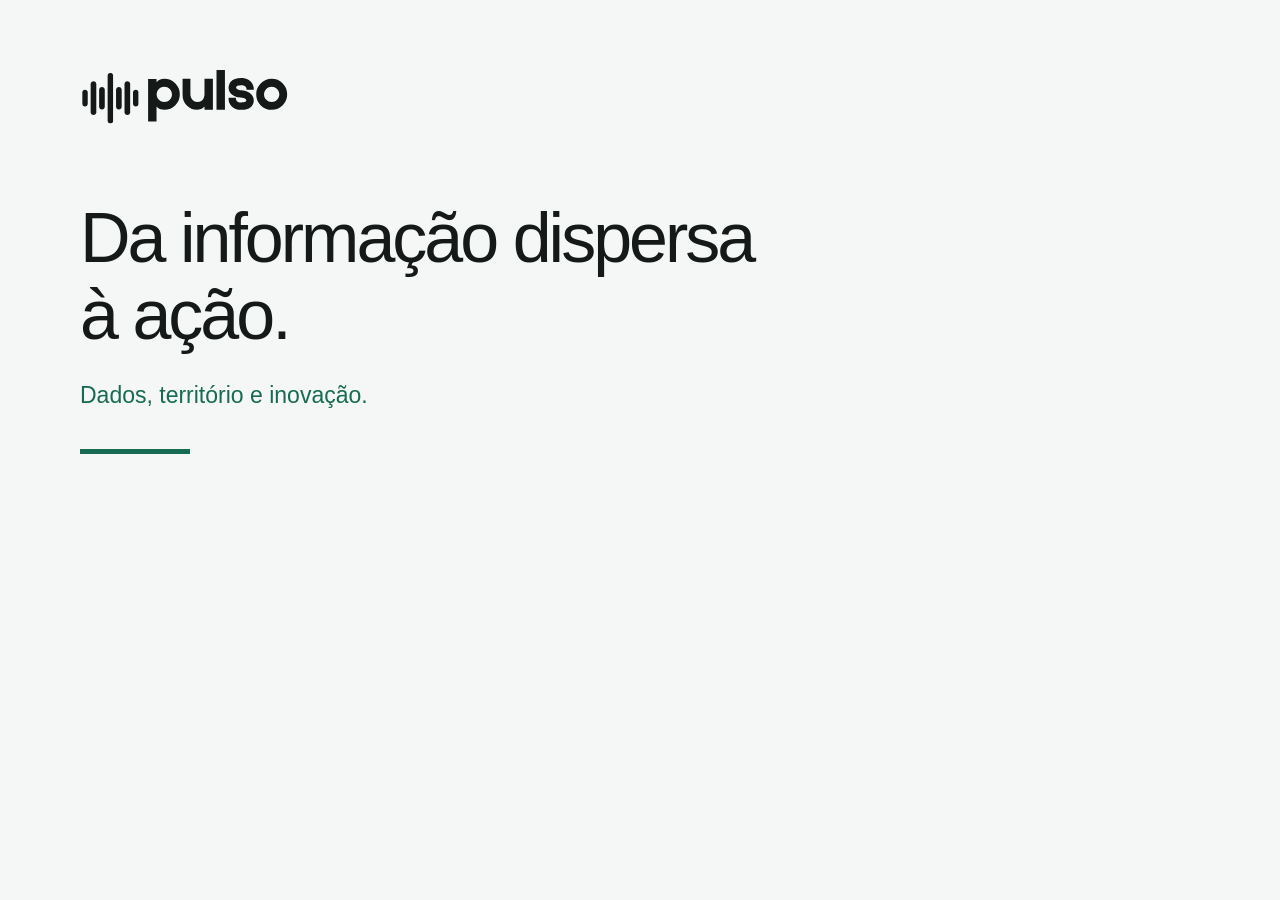
<file: assets/images/pulso-social.html>
<!doctype html><html lang="pt-BR"><meta charset="utf-8"><title>Pulso — imagem de compartilhamento</title><style>*{box-sizing:border-box}body{margin:0;width:1200px;height:630px;background:#f5f7f6;color:#151918;font-family:Arial,sans-serif;padding:70px 80px}svg{width:210px;height:56px}h1{font-size:70px;font-weight:500;letter-spacing:-3px;line-height:1.1;margin:70px 0 28px;max-width:920px}p{font-size:23px;color:#176b52} .line{height:5px;width:110px;background:#176b52;margin-top:40px}</style><svg xmlns="http://www.w3.org/2000/svg" xmlns:xlink="http://www.w3.org/1999/xlink" viewBox="6 44 240 64" width="240" height="64" fill="none" preserveAspectRatio="xMidYMid meet" aria-label="Pulso">
  <defs>
    <clipPath id="clip-bar-center"><path d="M 37 47.363281 L 44 47.363281 L 44 105.113281 L 37 105.113281 Z" clip-rule="nonzero"/></clipPath>
    <clipPath id="clip-bar-left"><path d="M 8.503906 66 L 15 66 L 15 86 L 8.503906 86 Z" clip-rule="nonzero"/></clipPath>
    <clipPath id="clip-bar-right"><path d="M 66 66 L 73.003906 66 L 73.003906 86 L 66 86 Z" clip-rule="nonzero"/></clipPath>
    <clipPath id="clip-letters"><rect x="0" width="163" y="0" height="91"/></clipPath>
  </defs>

  <!-- Símbolo de 7 barras com ritmo simétrico -->
  <g class="pulso-symbol-bars" fill="currentColor">
    <!-- Barra 4 (Centro - mais alta) -->
    <g clip-path="url(#clip-bar-center)">
      <path d="M 40.753906 47.367188 C 42.535156 47.367188 43.980469 48.800781 43.980469 50.574219 L 43.980469 101.902344 C 43.980469 103.675781 42.535156 105.109375 40.753906 105.109375 C 38.972656 105.109375 37.527344 103.675781 37.527344 101.902344 L 37.527344 50.574219 C 37.527344 48.800781 38.972656 47.367188 40.753906 47.367188 Z" fill-rule="nonzero"/>
    </g>
    <!-- Barra 1 (Extrema esquerda - mais curta) -->
    <g clip-path="url(#clip-bar-left)">
      <path d="M 11.730469 66.613281 C 13.511719 66.613281 14.953125 68.050781 14.953125 69.820312 L 14.953125 82.652344 C 14.953125 84.425781 13.511719 85.863281 11.730469 85.863281 C 9.949219 85.863281 8.503906 84.425781 8.503906 82.652344 L 8.503906 69.820312 C 8.503906 68.050781 9.949219 66.613281 11.730469 66.613281 Z" fill-rule="nonzero"/>
    </g>
    <!-- Barra 2 (Média) -->
    <path d="M 24.628906 60.199219 C 24.628906 58.425781 23.183594 56.988281 21.402344 56.988281 C 19.621094 56.988281 18.179688 58.425781 18.179688 60.199219 L 18.179688 92.277344 C 18.179688 94.050781 19.621094 95.484375 21.402344 95.484375 C 23.183594 95.484375 24.628906 94.050781 24.628906 92.277344 Z" fill-rule="nonzero"/>
    <!-- Barra 3 (Curta-média) -->
    <path d="M 31.078125 63.40625 C 32.859375 63.40625 34.304688 64.84375 34.304688 66.613281 L 34.304688 85.863281 C 34.304688 87.632812 32.859375 89.070312 31.078125 89.070312 C 29.296875 89.070312 27.855469 87.632812 27.855469 85.863281 L 27.855469 66.613281 C 27.855469 64.84375 29.296875 63.40625 31.078125 63.40625 Z" fill-rule="nonzero"/>
    <!-- Barra 7 (Extrema direita - mais curta) -->
    <g clip-path="url(#clip-bar-right)">
      <path d="M 66.554688 69.820312 C 66.554688 68.050781 67.996094 66.613281 69.777344 66.613281 C 71.558594 66.613281 73.003906 68.050781 73.003906 69.820312 L 73.003906 82.652344 C 73.003906 84.425781 71.558594 85.863281 69.777344 85.863281 C 67.996094 85.863281 66.554688 84.425781 66.554688 82.652344 Z" fill-rule="nonzero"/>
    </g>
    <!-- Barra 6 (Média) -->
    <path d="M 60.105469 56.988281 C 61.886719 56.988281 63.328125 58.425781 63.328125 60.199219 L 63.328125 92.277344 C 63.328125 94.050781 61.886719 95.484375 60.105469 95.484375 C 58.324219 95.484375 56.878906 94.050781 56.878906 92.277344 L 56.878906 60.199219 C 56.878906 58.425781 58.324219 56.988281 60.105469 56.988281 Z" fill-rule="nonzero"/>
    <!-- Barra 5 (Curta-média) -->
    <path d="M 53.652344 66.613281 C 53.652344 64.84375 52.210938 63.40625 50.429688 63.40625 C 48.648438 63.40625 47.203125 64.84375 47.203125 66.613281 L 47.203125 85.863281 C 47.203125 87.632812 48.648438 89.070312 50.429688 89.070312 C 52.210938 89.070312 53.652344 87.632812 53.652344 85.863281 Z" fill-rule="nonzero"/>
  </g>

  <!-- Lettering 'pulso' -->
  <g transform="matrix(1, 0, 0, 1, 81, 18)" class="pulso-lettering" fill="currentColor">
    <g clip-path="url(#clip-letters)">
      <!-- Letra 'p' -->
      <g transform="translate(0.777449, 71.54317)">
        <path d="M 20.484375 -35.421875 C 25.347656 -35.460938 29.519531 -33.765625 33 -30.328125 C 36.488281 -26.890625 38.253906 -22.71875 38.296875 -17.8125 C 38.347656 -12.945312 36.65625 -8.773438 33.21875 -5.296875 C 29.78125 -1.804688 25.609375 -0.0390625 20.703125 0 C 16.710938 0 13.707031 -1.257812 11.6875 -3.78125 L 11.6875 13.203125 L 2.0625 13.203125 L 2.0625 -35.34375 L 11.6875 -35.34375 L 11.6875 -31.625 C 13.570312 -34.0625 16.503906 -35.328125 20.484375 -35.421875 Z M 26.8125 -11.546875 C 28.5625 -13.296875 29.390625 -15.359375 29.296875 -17.734375 C 29.296875 -20.171875 28.445312 -22.238281 26.75 -23.9375 C 25.007812 -25.582031 22.945312 -26.40625 20.5625 -26.40625 C 18.132812 -26.40625 16.070312 -25.554688 14.375 -23.859375 C 12.675781 -22.078125 11.828125 -20.015625 11.828125 -17.671875 C 11.921875 -15.191406 12.789062 -13.128906 14.4375 -11.484375 C 16.132812 -9.785156 18.195312 -8.9375 20.625 -8.9375 C 23.101562 -9.03125 25.164062 -9.898438 26.8125 -11.546875 Z M 26.8125 -11.546875 " fill-rule="nonzero"/>
      </g>
      <!-- Letra 'u' -->
      <g transform="translate(40.176234, 71.54317)">
        <path d="M 2.0625 -35.546875 L 11 -35.546875 L 11 -17.671875 C 11 -16.984375 11.113281 -16.203125 11.34375 -15.328125 C 11.625 -14.273438 12.035156 -13.316406 12.578125 -12.453125 C 14.097656 -10.160156 16.253906 -9.015625 19.046875 -9.015625 C 22.117188 -9.015625 24.34375 -10.179688 25.71875 -12.515625 C 26.21875 -13.335938 26.582031 -14.300781 26.8125 -15.40625 C 27 -16.1875 27.09375 -16.960938 27.09375 -17.734375 L 27.09375 -35.546875 L 36.71875 -35.546875 L 36.71875 0 L 27.09375 0 L 27.09375 -3.71875 C 24.84375 -1.238281 21.953125 0 18.421875 0 C 13.890625 0.0390625 10.039062 -1.582031 6.875 -4.875 C 3.664062 -8.132812 2.0625 -12.171875 2.0625 -16.984375 Z M 2.0625 -35.546875 " fill-rule="nonzero"/>
      </g>
      <!-- Letra 'l' -->
      <g transform="translate(78.956185, 71.54317)">
        <path d="M 11.6875 -47.796875 L 11.6875 0 L 2.0625 0 L 2.0625 -47.796875 Z" fill-rule="nonzero"/>
      </g>
      <!-- Letra 's' -->
      <g transform="translate(92.707936, 71.54317)">
        <path d="M 16.359375 0 C 13.984375 0 11.898438 -0.363281 10.109375 -1.09375 C 8.691406 -1.601562 7.222656 -2.546875 5.703125 -3.921875 C 3.085938 -6.347656 1.894531 -9.421875 2.125 -13.140625 L 2.125 -13.890625 L 9.828125 -13.75 L 10.453125 -13.75 L 10.453125 -13.203125 C 10.492188 -12.054688 10.742188 -11.117188 11.203125 -10.390625 C 11.984375 -9.054688 13.703125 -8.390625 16.359375 -8.390625 C 18.566406 -8.390625 20.148438 -8.640625 21.109375 -9.140625 C 21.617188 -9.367188 21.960938 -9.671875 22.140625 -10.046875 C 22.234375 -10.179688 22.28125 -10.316406 22.28125 -10.453125 L 22.34375 -10.796875 C 22.34375 -11.753906 21.585938 -12.535156 20.078125 -13.140625 C 19.484375 -13.367188 18.796875 -13.550781 18.015625 -13.6875 C 17.421875 -13.820312 16.753906 -13.9375 16.015625 -14.03125 C 13.265625 -14.300781 10.972656 -14.847656 9.140625 -15.671875 C 7.304688 -16.410156 5.796875 -17.421875 4.609375 -18.703125 C 2.953125 -20.585938 2.125 -22.742188 2.125 -25.171875 C 2.125 -26.679688 2.398438 -28.078125 2.953125 -29.359375 C 3.367188 -30.367188 3.921875 -31.265625 4.609375 -32.046875 C 7.085938 -34.890625 11.050781 -36.3125 16.5 -36.3125 C 19.757812 -36.3125 22.507812 -35.671875 24.75 -34.390625 C 26.5 -33.421875 27.898438 -32.113281 28.953125 -30.46875 C 29.773438 -29.226562 30.347656 -27.78125 30.671875 -26.125 C 30.765625 -25.582031 30.832031 -25.054688 30.875 -24.546875 L 30.875 -23.109375 L 22.5625 -23.109375 L 22.5625 -24.140625 C 22.507812 -24.316406 22.484375 -24.5 22.484375 -24.6875 C 22.347656 -25.1875 22.164062 -25.597656 21.9375 -25.921875 C 20.925781 -27.296875 19.113281 -27.984375 16.5 -27.984375 C 12.65625 -27.984375 10.734375 -27.179688 10.734375 -25.578125 C 10.734375 -24.753906 11.191406 -24.09375 12.109375 -23.59375 C 13.066406 -22.988281 14.691406 -22.550781 16.984375 -22.28125 C 22.253906 -21.726562 26.082031 -20.054688 28.46875 -17.265625 C 30.070312 -15.378906 30.875 -13.222656 30.875 -10.796875 L 30.875 -10.3125 L 30.8125 -9.703125 C 30.8125 -9.097656 30.738281 -8.546875 30.59375 -8.046875 C 30.226562 -6.578125 29.539062 -5.269531 28.53125 -4.125 C 27.382812 -2.75 25.78125 -1.71875 23.71875 -1.03125 C 21.65625 -0.34375 19.203125 0 16.359375 0 Z" fill-rule="nonzero"/>
      </g>
      <!-- Letra 'o' -->
      <g transform="translate(125.643397, 71.54317)">
        <path d="M 18.359375 -35.421875 C 23.265625 -35.460938 27.4375 -33.765625 30.875 -30.328125 C 34.363281 -26.835938 36.109375 -22.664062 36.109375 -17.8125 C 36.148438 -12.90625 34.453125 -8.734375 31.015625 -5.296875 C 27.578125 -1.804688 23.425781 -0.0390625 18.5625 0 C 13.65625 0.0390625 9.460938 -1.65625 5.984375 -5.09375 C 2.492188 -8.53125 0.75 -12.703125 0.75 -17.609375 C 0.707031 -22.515625 2.40625 -26.6875 5.84375 -30.125 C 9.28125 -33.601562 13.453125 -35.367188 18.359375 -35.421875 Z M 24.625 -11.546875 C 26.3125 -13.242188 27.15625 -15.304688 27.15625 -17.734375 C 27.15625 -20.117188 26.285156 -22.1875 24.546875 -23.9375 C 22.804688 -25.582031 20.742188 -26.40625 18.359375 -26.40625 C 15.972656 -26.40625 13.929688 -25.554688 12.234375 -23.859375 C 10.546875 -22.078125 9.703125 -20.015625 9.703125 -17.671875 C 9.703125 -15.285156 10.570312 -13.222656 12.3125 -11.484375 C 14.007812 -9.785156 16.070312 -8.9375 18.5 -8.9375 C 20.976562 -9.03125 23.019531 -9.898438 24.625 -11.546875 Z M 24.625 -11.546875 " fill-rule="nonzero"/>
      </g>
    </g>
  </g>
</svg>
<h1>Da informação dispersa<br>à ação.</h1><p>Dados, território e inovação.</p><div class="line"></div></html>
</file>
<file: styles/main.css>
/* ==========================================================================
   PULSO — Design System & Main Stylesheet
   Direção: Minimalismo editorial, precisão cartográfica, sofisticação serena
   ========================================================================== */

/* --------------------------------------------------------------------------
   1. Design Tokens
   -------------------------------------------------------------------------- */
:root {
  --color-bg-primary: #FFFFFF;
  --color-bg-secondary: #F5F7F6;
  --color-bg-accent: #EAF4EF;
  --color-bg-accent-hover: #DDEEE5;
  --color-card-bg: #FFFFFF;

  --color-text-primary: #151918;
  --color-text-secondary: #525E59;
  --color-text-muted: #63736B;

  --color-accent: #176B52;
  --color-accent-hover: #125440;
  --color-accent-subtle: #298569;

  --color-border-subtle: #E3E9E5;
  --color-border-hairline: #DDE4E0;
  --color-border-hover: #BCC8C1;

  --font-sans: 'Manrope', -apple-system, BlinkMacSystemFont, 'Segoe UI', Roboto, Helvetica, Arial, sans-serif;

  --radius-pill: 9999px;
  --radius-card: 16px;
  --radius-large: 24px;
  --radius-small: 8px;

  --shadow-subtle: 0 4px 20px rgba(21, 25, 24, 0.04);
  --shadow-card: 0 8px 30px rgba(21, 25, 24, 0.05);
  --shadow-card-hover: 0 16px 40px rgba(23, 107, 82, 0.08);
  --shadow-header: 0 2px 12px rgba(21, 25, 24, 0.04);

  --max-content-width: 1200px;
  --header-height-desktop: 80px;
  --header-height-mobile: 64px;

  --ease-smooth: cubic-bezier(0.22, 1, 0.36, 1);
  --duration-fast: 180ms;
  --duration-normal: 280ms;
}

/* --------------------------------------------------------------------------
   2. Reset & Base Setup
   -------------------------------------------------------------------------- */
*, *::before, *::after {
  box-sizing: border-box;
  margin: 0;
  padding: 0;
}

html {
  font-family: var(--font-sans);
  background-color: var(--color-bg-primary);
  color: var(--color-text-primary);
  line-height: 1.6;
  text-rendering: optimizeLegibility;
  -webkit-font-smoothing: antialiased;
  -moz-osx-font-smoothing: grayscale;
  scroll-behavior: auto;
  scroll-padding-top: calc(var(--header-height-desktop) + 16px);
}

body {
  min-height: 100vh;
  display: flex;
  flex-direction: column;
  overflow-x: hidden;
  position: relative;
  background-color: var(--color-bg-primary);
}

img, svg {
  display: block;
  max-width: 100%;
}

a {
  color: inherit;
  text-decoration: none;
  transition: color var(--duration-fast) var(--ease-smooth);
}

button {
  font-family: inherit;
  border: none;
  background: none;
  cursor: pointer;
}

/* Acessibilidade de Foco */
:focus-visible {
  outline: 2px solid var(--color-accent);
  outline-offset: 3px;
  border-radius: 4px;
}

/* Link de Pular para Conteúdo */
.skip-link {
  position: absolute;
  top: -100px;
  left: 24px;
  background: var(--color-text-primary);
  color: #FFFFFF;
  padding: 12px 20px;
  border-radius: var(--radius-pill);
  font-weight: 500;
  font-size: 14px;
  z-index: 9999;
  transition: top var(--duration-fast) var(--ease-smooth);
}
.skip-link:focus {
  top: 16px;
}

/* --------------------------------------------------------------------------
   3. Grid & Layout Helpers
   -------------------------------------------------------------------------- */
.container {
  width: 100%;
  max-width: var(--max-content-width);
  margin-left: auto;
  margin-right: auto;
  padding-left: 48px;
  padding-right: 48px;
}

.section-spacing {
  padding-top: 120px;
  padding-bottom: 120px;
}

/* Eyebrows / Etiquetas de Seção */
.eyebrow {
  display: inline-flex;
  align-items: center;
  gap: 8px;
  font-size: 0.75rem; /* 12px */
  font-weight: 600;
  text-transform: uppercase;
  letter-spacing: 0.08em;
  color: var(--color-accent);
  margin-bottom: 16px;
}

/* Títulos H2 Padrão */
.section-headline {
  font-size: clamp(2rem, 3.5vw, 3.125rem);
  font-weight: 500;
  line-height: 1.15;
  letter-spacing: -0.025em;
  color: var(--color-text-primary);
  margin-bottom: 16px;
  max-width: 820px;
}

.section-support {
  font-size: clamp(1rem, 1.2vw, 1.125rem);
  line-height: 1.6;
  color: var(--color-text-secondary);
  max-width: 680px;
}

/* Badges de Status */
.status-badge {
  display: inline-flex;
  align-items: center;
  gap: 6px;
  padding: 4px 10px;
  background-color: var(--color-bg-accent);
  color: var(--color-accent);
  font-size: 0.75rem;
  font-weight: 500;
  border-radius: var(--radius-pill);
  line-height: 1;
}

.status-badge::before {
  content: "";
  display: inline-block;
  width: 6px;
  height: 6px;
  border-radius: 50%;
  background-color: var(--color-accent);
}

/* --------------------------------------------------------------------------
   4. Botões e Ações
   -------------------------------------------------------------------------- */
.btn {
  display: inline-flex;
  align-items: center;
  justify-content: center;
  gap: 8px;
  min-height: 48px;
  padding: 0 28px;
  border-radius: var(--radius-pill);
  font-size: 0.9375rem;
  font-weight: 500;
  letter-spacing: -0.01em;
  white-space: nowrap;
  transition: all var(--duration-fast) var(--ease-smooth);
}

.btn-primary {
  background-color: var(--color-text-primary);
  color: #FFFFFF;
}
.btn-primary:hover {
  background-color: #262D2A;
  transform: translateY(-1px);
  box-shadow: 0 4px 12px rgba(21, 25, 24, 0.12);
}

.btn-secondary {
  background-color: var(--color-bg-primary);
  color: var(--color-text-primary);
  border: 1px solid var(--color-border-hairline);
}
.btn-secondary:hover {
  background-color: var(--color-bg-secondary);
  border-color: var(--color-border-hover);
  transform: translateY(-1px);
}

.btn-accent {
  background-color: var(--color-accent);
  color: #FFFFFF;
}
.btn-accent:hover {
  background-color: var(--color-accent-hover);
  transform: translateY(-1px);
  box-shadow: 0 4px 14px rgba(23, 107, 82, 0.2);
}

/* Link de Ação com Seta */
.link-action {
  display: inline-flex;
  align-items: center;
  gap: 6px;
  font-size: 0.875rem;
  font-weight: 600;
  color: var(--color-text-primary);
  transition: color var(--duration-fast) var(--ease-smooth), gap var(--duration-fast) var(--ease-smooth);
}
.link-action .arrow {
  display: inline-block;
  transition: transform var(--duration-fast) var(--ease-smooth);
  font-size: 0.95em;
}
.link-action:hover {
  color: var(--color-accent);
}
.link-action:hover .arrow {
  transform: translate(2px, -2px);
}

/* --------------------------------------------------------------------------
   5. Cabeçalho (Site Header)
   -------------------------------------------------------------------------- */
.site-header {
  position: sticky;
  top: 0;
  left: 0;
  width: 100%;
  height: var(--header-height-desktop);
  background-color: rgba(255, 255, 255, 0.92);
  backdrop-filter: blur(12px);
  -webkit-backdrop-filter: blur(12px);
  z-index: 1000;
  border-bottom: 1px solid transparent;
  transition: border-color var(--duration-normal) var(--ease-smooth),
              box-shadow var(--duration-normal) var(--ease-smooth),
              background-color var(--duration-normal) var(--ease-smooth);
}

.site-header.is-scrolled {
  border-bottom-color: var(--color-border-hairline);
  box-shadow: var(--shadow-header);
  background-color: rgba(255, 255, 255, 0.98);
}

.site-header .container {
  height: 100%;
  display: flex;
  align-items: center;
  justify-content: space-between;
}

.header-brand {
  display: flex;
  align-items: center;
  color: var(--color-text-primary);
}

.header-logo {
  height: 28px;
  width: auto;
  color: var(--color-text-primary);
}

.nav-desktop {
  display: flex;
  align-items: center;
  gap: 36px;
}

.nav-link {
  font-size: 0.875rem; /* 14px */
  font-weight: 500;
  color: var(--color-text-secondary);
  position: relative;
  padding: 4px 0;
}
.nav-link:hover {
  color: var(--color-text-primary);
}
.nav-link::after {
  content: "";
  position: absolute;
  bottom: 0;
  left: 0;
  width: 0%;
  height: 1.5px;
  background-color: var(--color-accent);
  transition: width var(--duration-fast) var(--ease-smooth);
}
.nav-link:hover::after {
  width: 100%;
}

.header-cta {
  display: flex;
  align-items: center;
}
.header-cta .btn {
  min-height: 40px;
  padding: 0 20px;
  font-size: 0.875rem;
}

/* Botão Menu Mobile */
.mobile-menu-toggle {
  display: none;
  flex-direction: column;
  justify-content: center;
  align-items: center;
  width: 44px;
  height: 44px;
  padding: 8px;
  gap: 5px;
  color: var(--color-text-primary);
  border-radius: 8px;
}
.mobile-menu-toggle span {
  display: block;
  width: 22px;
  height: 2px;
  background-color: currentColor;
  border-radius: 2px;
  transition: transform var(--duration-fast) var(--ease-smooth), opacity var(--duration-fast) var(--ease-smooth);
}
.mobile-menu-toggle[aria-expanded="true"] span:nth-child(1) {
  transform: translateY(7px) rotate(45deg);
}
.mobile-menu-toggle[aria-expanded="true"] span:nth-child(2) {
  opacity: 0;
}
.mobile-menu-toggle[aria-expanded="true"] span:nth-child(3) {
  transform: translateY(-7px) rotate(-45deg);
}

/* Gaveta / Drawer Mobile */
.mobile-drawer {
  display: none;
  position: fixed;
  top: var(--header-height-mobile);
  left: 0;
  width: 100%;
  height: calc(100vh - var(--header-height-mobile));
  background-color: var(--color-bg-primary);
  padding: 32px 24px;
  flex-direction: column;
  justify-content: space-between;
  border-top: 1px solid var(--color-border-hairline);
  z-index: 999;
  transform: translateY(-100%);
  opacity: 0;
  visibility: hidden;
  transition: transform var(--duration-normal) var(--ease-smooth),
              opacity var(--duration-normal) var(--ease-smooth),
              visibility var(--duration-normal);
}
.mobile-drawer.is-open {
  transform: translateY(0);
  opacity: 1;
  visibility: visible;
}

.mobile-nav-links {
  display: flex;
  flex-direction: column;
  gap: 24px;
}
.mobile-nav-link {
  font-size: 1.25rem;
  font-weight: 500;
  color: var(--color-text-primary);
}

/* --------------------------------------------------------------------------
   6. Hero Section
   -------------------------------------------------------------------------- */
.hero {
  padding-top: clamp(48px, 8vw, 88px);
  padding-bottom: clamp(72px, 10vw, 112px);
  text-align: center;
}

.hero .container {
  display: flex;
  flex-direction: column;
  align-items: center;
}

.hero-headline {
  font-size: clamp(2.35rem, 5.2vw, 4.75rem);
  font-weight: 500;
  line-height: 1.08;
  letter-spacing: -0.035em;
  color: var(--color-text-primary);
  max-width: 980px;
  margin-top: 8px;
  margin-bottom: 24px;
}

.hero-support {
  font-size: clamp(1.0625rem, 1.4vw, 1.1875rem);
  line-height: 1.65;
  color: var(--color-text-secondary);
  max-width: 680px;
  margin-bottom: 40px;
}

.hero-actions {
  display: flex;
  align-items: center;
  justify-content: center;
  gap: 16px;
  flex-wrap: wrap;
}

/* --------------------------------------------------------------------------
   7. Como Trabalhamos (Method Section)
   -------------------------------------------------------------------------- */
.method-section {
  background-color: var(--color-bg-primary);
}

.method-header {
  margin-bottom: 48px;
}

/* Quatro Etapas abaixo do Palco */
.method-steps {
  display: grid;
  grid-template-columns: repeat(4, 1fr);
  gap: 32px;
  margin-top: 48px;
}

.step-card {
  position: relative;
  padding-right: 20px;
}

.step-card:not(:last-child)::after {
  content: "";
  position: absolute;
  top: 0;
  right: 0;
  width: 1px;
  height: 100%;
  background-color: var(--color-border-hairline);
}

.step-number {
  font-size: 0.8125rem;
  font-weight: 600;
  color: var(--color-text-muted);
  margin-bottom: 8px;
  letter-spacing: 0.04em;
}

.step-title {
  font-size: 1.125rem;
  font-weight: 600;
  color: var(--color-text-primary);
  margin-bottom: 8px;
}

.step-description {
  font-size: 0.875rem;
  color: var(--color-text-secondary);
  line-height: 1.55;
}

/* --------------------------------------------------------------------------
   8. Soluções para Organizações (Consulting Section)
   -------------------------------------------------------------------------- */
.consulting-section {
  background-color: var(--color-bg-primary);
}

.consulting-header {
  margin-bottom: 48px;
}

.consulting-grid {
  display: grid;
  grid-template-columns: 1fr 1fr;
  gap: 24px;
}

.consulting-card {
  background-color: var(--color-card-bg);
  border: 1px solid var(--color-border-hairline);
  border-radius: var(--radius-card);
  padding: 40px;
  display: flex;
  flex-direction: column;
  justify-content: space-between;
  transition: border-color var(--duration-fast) var(--ease-smooth),
              box-shadow var(--duration-fast) var(--ease-smooth),
              transform var(--duration-fast) var(--ease-smooth);
}

.consulting-card:hover {
  border-color: var(--color-border-hover);
  box-shadow: var(--shadow-card-hover);
  transform: translateY(-2px);
}

.consulting-icon-wrapper {
  width: 48px;
  height: 48px;
  border-radius: 12px;
  background-color: var(--color-bg-secondary);
  border: 1px solid var(--color-border-subtle);
  display: flex;
  align-items: center;
  justify-content: center;
  color: var(--color-accent);
  margin-bottom: 24px;
}

.consulting-icon-wrapper svg {
  width: 24px;
  height: 24px;
}

.consulting-title {
  font-size: 1.5rem;
  font-weight: 500;
  line-height: 1.25;
  color: var(--color-text-primary);
  margin-bottom: 16px;
  letter-spacing: -0.02em;
}

.consulting-desc {
  font-size: 0.9375rem;
  color: var(--color-text-secondary);
  line-height: 1.6;
  margin-bottom: 24px;
}

.consulting-topics {
  font-size: 0.8125rem;
  font-weight: 500;
  color: var(--color-text-muted);
  margin-bottom: 32px;
  padding-top: 16px;
  border-top: 1px dashed var(--color-border-hairline);
  letter-spacing: 0.01em;
}

.consulting-footer {
  margin-top: auto;
}

/* --------------------------------------------------------------------------
   9. Portfólio de Projetos (Projects Section)
   -------------------------------------------------------------------------- */
.projects-section {
  background-color: var(--color-bg-primary);
}

.projects-header {
  margin-bottom: 48px;
}

/* Each project's accent is shared by its badge, link and illustration. */
.project--territorio { --project-color: #A94E31; --project-tint: #FAEEE7; --project-border: #E7C4B4; }
.project--saude { --project-color: #226E9B; --project-tint: #EAF4FB; --project-border: #BBD9EC; }
.project--turismo { --project-color: #287250; --project-tint: #EBF4EC; --project-border: #BED9C8; }
.project--dados { --project-color: #4E5AB5; --project-tint: #EEF0FB; --project-border: #C9CFF0; }
.project--producao { --project-color: #956A1D; --project-tint: #FBF3E2; --project-border: #E8D4A8; }
.project--pesquisa { --project-color: #8052A5; --project-tint: #F3ECFA; --project-border: #DCC7EB; }

.projects-grid {
  display: grid;
  grid-template-columns: repeat(2, minmax(0, 1fr));
  gap: 28px;
}
.project-card {
  min-width: 0;
  display: flex;
  flex-direction: column;
  overflow: hidden;
  background: var(--color-card-bg);
  border: 1px solid var(--color-border-hairline);
  border-radius: 16px;
  transition: border-color 200ms ease, box-shadow 200ms ease;
}
.project-card:hover, .project-card:focus-within {
  border-color: var(--project-border);
  box-shadow: 0 8px 28px rgba(25, 40, 32, .06);
}
.project-visual {
  width: 100%;
  aspect-ratio: 540 / 260;
  background: var(--project-tint);
  border-bottom: 1px solid var(--project-border);
  overflow: hidden;
}
.project-visual img, .project-visual .project-artwork {
  display: block;
  width: 100%;
  height: 100%;
  object-fit: contain;
}
.project-info {
  display: flex;
  flex-direction: column;
  flex: 1;
  align-items: flex-start;
  padding: 28px;
}
.project-meta { margin-bottom: 14px; }
.project-card .status-badge {
  background: var(--project-tint);
  color: var(--project-color);
}
.project-card .status-badge::before { background: currentColor; }
.project-title {
  font-size: 1.5rem;
  font-weight: 600;
  letter-spacing: -.025em;
  color: var(--color-text-primary);
  margin-bottom: 8px;
}
.project-highlight {
  font-size: 1rem;
  line-height: 1.5;
  color: var(--color-text-primary);
  margin-bottom: 12px;
}
.project-desc {
  font-size: .875rem;
  color: var(--color-text-secondary);
  line-height: 1.65;
  margin-bottom: 0;
}
.project-card .link-action {
  margin-top: auto;
  padding-top: 24px;
  min-height: 44px;
  color: var(--project-color);
  flex-wrap: wrap;
}
.project-card .link-action:focus-visible {
  outline: 2px solid var(--project-color);
  outline-offset: 5px;
  border-radius: 3px;
}
@media (max-width: 768px) {
  .projects-grid { grid-template-columns: 1fr; gap: 24px; }
  .project-info { padding: 24px; }
  .project-title { font-size: 1.375rem; }
}

/* --------------------------------------------------------------------------
   10. Sobre a Pulso (About Section)
   -------------------------------------------------------------------------- */
.about-section {
  background-color: var(--color-bg-primary);
  border-top: 1px solid var(--color-border-hairline);
}

.about-grid {
  display: grid;
  grid-template-columns: 1fr 1.2fr;
  gap: 64px;
  align-items: start;
}

.about-col-left .section-headline {
  max-width: 480px;
}

.about-col-right {
  display: flex;
  flex-direction: column;
  gap: 24px;
  font-size: 1.0625rem;
  color: var(--color-text-secondary);
  line-height: 1.7;
}

.about-quote {
  margin-top: 12px;
  font-size: 1.375rem;
  font-weight: 500;
  color: var(--color-text-primary);
  letter-spacing: -0.015em;
  position: relative;
  padding-left: 20px;
  border-left: 2px solid var(--color-accent);
}

/* --------------------------------------------------------------------------
   11. Contato (Contact Section)
   -------------------------------------------------------------------------- */
.contact-section {
  background-color: var(--color-bg-primary);
  padding-top: 40px;
  padding-bottom: 120px;
}

.contact-card {
  background-color: var(--color-bg-accent);
  border: 1px solid rgba(23, 107, 82, 0.12);
  border-radius: var(--radius-large);
  padding: clamp(40px, 6vw, 64px);
  display: flex;
  align-items: center;
  justify-content: space-between;
  gap: 40px;
}

.contact-info {
  max-width: 600px;
}

.contact-headline {
  font-size: clamp(1.75rem, 3vw, 2.375rem);
  font-weight: 500;
  line-height: 1.2;
  letter-spacing: -0.02em;
  color: var(--color-text-primary);
  margin-bottom: 12px;
}

.contact-support {
  font-size: 1rem;
  color: var(--color-text-secondary);
  margin-bottom: 8px;
}

.contact-aux {
  font-size: 0.875rem;
  color: var(--color-accent);
  font-weight: 500;
}

.contact-actions {
  display: flex;
  flex-direction: column;
  gap: 12px;
  min-width: 260px;
}

.contact-actions .btn {
  width: 100%;
}

.contact-actions .btn svg {
  width: 20px;
  height: 20px;
}

/* --------------------------------------------------------------------------
   12. Rodapé (Site Footer)
   -------------------------------------------------------------------------- */
.site-footer {
  border-top: 1px solid var(--color-border-hairline);
  padding-top: 64px;
  padding-bottom: 64px;
  background-color: var(--color-bg-primary);
}

.footer-top {
  display: flex;
  align-items: flex-start;
  justify-content: space-between;
  margin-bottom: 48px;
  flex-wrap: wrap;
  gap: 32px;
}

.footer-brand-block {
  max-width: 320px;
}

.footer-logo {
  height: 24px;
  width: auto;
  color: var(--color-text-primary);
  margin-bottom: 12px;
}

.footer-tagline {
  font-size: 0.875rem;
  color: var(--color-text-secondary);
  margin-bottom: 4px;
}

.footer-origin {
  font-size: 0.8125rem;
  color: var(--color-text-muted);
}

.footer-nav {
  display: flex;
  gap: 32px;
}

.footer-nav a {
  font-size: 0.875rem;
  color: var(--color-text-secondary);
}
.footer-nav a:hover {
  color: var(--color-text-primary);
}

.footer-bottom {
  display: flex;
  align-items: center;
  justify-content: space-between;
  padding-top: 32px;
  border-top: 1px solid var(--color-border-subtle);
  font-size: 0.8125rem;
  color: var(--color-text-muted);
}

/* --------------------------------------------------------------------------
   13. Responsividade Geral
   -------------------------------------------------------------------------- */
@media (max-width: 1024px) {
  .container {
    padding-left: 32px;
    padding-right: 32px;
  }

  .consulting-grid {
    grid-template-columns: 1fr;
  }

  .method-steps {
    grid-template-columns: 1fr 1fr;
    gap: 32px;
  }

  .step-card:nth-child(2)::after {
    display: none;
  }

  .about-grid {
    grid-template-columns: 1fr;
    gap: 32px;
  }

  .contact-card {
    flex-direction: column;
    align-items: flex-start;
  }
}

@media (max-width: 768px) {
  :root {
    --header-height-desktop: 64px;
  }

  .container {
    padding-left: 20px;
    padding-right: 20px;
  }

  .section-spacing {
    padding-top: 72px;
    padding-bottom: 72px;
  }

  .site-header {
    height: var(--header-height-mobile);
  }

  .nav-desktop, .header-cta {
    display: none;
  }

  .mobile-menu-toggle {
    display: flex;
  }

  .mobile-drawer {
    display: flex;
  }

  .method-steps {
    grid-template-columns: 1fr;
    gap: 24px;
  }

  .step-card::after {
    display: none !important;
  }

  .footer-top {
    flex-direction: column;
    gap: 24px;
  }

  .footer-bottom {
    flex-direction: column;
    gap: 12px;
    align-items: flex-start;
  }
}

@media (prefers-reduced-motion: reduce) {
  *, *::before, *::after {
    animation-duration: 0.01ms !important;
    animation-iteration-count: 1 !important;
    transition-duration: 0.01ms !important;
    scroll-behavior: auto !important;
  }
}

[hidden] { display: none !important; }
.mobile-menu-close { align-self: flex-end; min-height: 44px; padding: 8px 12px; font-size: 1rem; color: var(--color-text-primary); }
.mobile-menu-close span { margin-left: 12px; font-size: 1.5rem; }
.mobile-drawer { overflow-y: auto; gap: 24px; height: calc(100dvh - var(--header-height-mobile)); }
.contact-pending { max-width: 280px; color: var(--color-text-secondary); }
@media (max-width: 768px) {
  .contact-card { padding: 28px 20px; gap: 24px; }
  .contact-actions { min-width: 0; width: 100%; }
  .contact-actions .btn { white-space: normal; padding: 12px 16px; }
  .footer-nav { flex-wrap: wrap; gap: 16px 24px; }
}

/* Partner initiatives and the Pulso Dev development arm. */
.partnerships-section { border-top: 1px solid var(--color-border-hairline); }
.partnerships-header { margin-bottom: 28px; }
.pulso-dev-intro { display: flex; align-items: center; gap: 28px; margin-top: 28px; max-width: 760px; }
.pulso-dev-intro img { width: 128px; height: 128px; object-fit: contain; flex-shrink: 0; }
.pulso-dev-intro h3 { font-size: 1.125rem; font-weight: 600; margin-bottom: 8px; }
.pulso-dev-intro p { font-size: .9375rem; line-height: 1.7; color: var(--color-text-secondary); }
.partnership-card { display: grid; grid-template-columns: 1fr 1fr; align-items: stretch; }
.partnership-card .project-visual { aspect-ratio: auto; height: 100%; min-height: 260px; border-bottom: 0; }
.partnership-card .project-artwork { width: 100%; height: 100%; }
@media (max-width: 768px) {
  .pulso-dev-intro { align-items: flex-start; gap: 16px; }
  .pulso-dev-intro img { width: 88px; height: 88px; }
  .partnership-card { display: flex; }
  .partnership-card .project-visual { min-height: 0; height: auto; aspect-ratio: 540 / 260; border-bottom: 1px solid var(--project-border); }
}
@media (max-width: 400px) {
  .pulso-dev-intro { flex-direction: column; }
}
</file>
<file: styles/animation.css>
/* ==========================================================================
   PULSO — Demonstration & Transformation Animation Styles
   "Como trabalhamos: da informação dispersa à ação"
   ========================================================================== */

.stage-wrapper {
  position: relative;
  width: 100%;
}

.stage-container {
  position: relative;
  width: 100%;
  min-height: 480px;
  background-color: var(--color-bg-secondary);
  border: 1px solid var(--color-border-hairline);
  border-radius: var(--radius-large);
  padding: 80px 32px 32px;
  overflow: hidden;
  display: flex;
  flex-direction: column;
  justify-content: center;
}

/* Barra de Controles da Animação */
.stage-controls {
  position: absolute;
  top: 24px;
  right: 28px;
  z-index: 20;
}

.btn-stage-control {
  display: inline-flex;
  align-items: center;
  gap: 8px;
  font-size: 0.8125rem;
  font-weight: 500;
  color: var(--color-text-secondary);
  background-color: rgba(255, 255, 255, 0.85);
  backdrop-filter: blur(8px);
  border: 1px solid var(--color-border-hairline);
  border-radius: var(--radius-pill);
  padding: 8px 16px;
  transition: all var(--duration-fast) var(--ease-smooth);
}

.btn-stage-control:hover {
  background-color: #FFFFFF;
  color: var(--color-text-primary);
  border-color: var(--color-border-hover);
  box-shadow: 0 2px 8px rgba(21, 25, 24, 0.06);
}

.btn-stage-control svg {
  width: 14px;
  height: 14px;
  transition: transform var(--duration-normal) var(--ease-smooth);
}

.btn-stage-control:hover svg {
  transform: rotate(45deg);
}

/* Canvas / Palco de Fluxo */
.stage-flow {
  position: relative;
  width: 100%;
  min-height: 320px;
  height: auto;
  display: grid;
  grid-template-columns: minmax(0, 1fr) minmax(0, 1fr) minmax(0, 1.15fr) minmax(0, 1fr);
  gap: 32px;
  align-items: center;
  z-index: 10;
}

/* Conexões Vetoriais SVG no Fundo do Palco */
.stage-svg-canvas {
  position: absolute;
  top: 0;
  left: 0;
  width: 100%;
  height: 100%;
  pointer-events: none;
  z-index: 5;
}

.flow-path {
  fill: none;
  stroke: var(--color-border-hairline);
  stroke-width: 1.5;
  transition: stroke var(--duration-normal) var(--ease-smooth);
}

.flow-path.is-active {
  stroke: var(--color-accent);
}

.flow-particle {
  fill: var(--color-accent);
  opacity: 0;
  transition: opacity var(--duration-fast);
}

/* --------------------------------------------------------------------------
   Zona 1: Fontes de Entrada (Esquerda)
   -------------------------------------------------------------------------- */
.zone-sources {
  display: flex;
  flex-direction: column;
  gap: 12px;
  position: relative;
  z-index: 10;
}

.source-card {
  background-color: var(--color-bg-primary);
  border: 1px solid var(--color-border-hairline);
  border-radius: var(--radius-small);
  padding: 10px 14px;
  display: flex;
  align-items: center;
  gap: 10px;
  font-size: 0.8125rem;
  font-weight: 500;
  color: var(--color-text-primary);
  box-shadow: 0 2px 6px rgba(21, 25, 24, 0.02);
  transition: transform var(--duration-normal) var(--ease-smooth),
              border-color var(--duration-normal) var(--ease-smooth),
              box-shadow var(--duration-normal) var(--ease-smooth);
}

.source-card svg {
  width: 16px;
  height: 16px;
  color: var(--color-accent);
  flex-shrink: 0;
}

/* Fragmentos Flutuantes Dispersos */
.floating-frag {
  position: absolute;
  width: 12px;
  height: 12px;
  background-color: #FFFFFF;
  border: 1px solid var(--color-border-hairline);
  border-radius: 3px;
  opacity: 0.7;
  pointer-events: none;
  transition: transform 1.2s var(--ease-smooth), opacity 0.8s ease;
}

.frag-1 { top: 12%; left: 85%; transform: rotate(15deg); }
.frag-2 { top: 38%; left: 95%; transform: rotate(-8deg); }
.frag-3 { top: 62%; left: 88%; transform: rotate(12deg); }
.frag-4 { top: 86%; left: 92%; transform: rotate(-15deg); }

/* --------------------------------------------------------------------------
   Zona 2: Núcleo Organizador Pulso (Centro-Esquerda)
   -------------------------------------------------------------------------- */
.zone-pulse-hub {
  display: flex;
  flex-direction: column;
  align-items: center;
  justify-content: center;
  gap: 16px;
  position: relative;
  z-index: 10;
}

.pulse-symbol-stage {
  width: 90px;
  height: 50px;
  color: var(--color-text-primary);
  position: relative;
}

.pulse-symbol-stage svg {
  width: 100%;
  height: 100%;
}

.stage-bar {
  transform-origin: center;
  transition: transform 0.4s var(--ease-smooth), fill 0.3s ease;
}

.pulse-steps-legend {
  display: flex;
  align-items: center;
  gap: 6px;
  font-size: 0.6875rem; /* 11px */
  font-weight: 600;
  letter-spacing: 0.04em;
  color: var(--color-text-muted);
}

.pulse-step-tag {
  transition: color var(--duration-fast) var(--ease-smooth),
              transform var(--duration-fast) var(--ease-smooth);
}

.pulse-step-tag.is-active {
  color: var(--color-accent);
  font-weight: 700;
}

/* --------------------------------------------------------------------------
   Zona 3: Dados Estruturados (Centro-Direita)
   -------------------------------------------------------------------------- */
.zone-structured-table {
  background-color: var(--color-bg-primary);
  border: 1px solid var(--color-border-hairline);
  border-radius: 12px;
  padding: 16px 18px;
  box-shadow: 0 4px 14px rgba(21, 25, 24, 0.03);
  position: relative;
  z-index: 10;
}

.table-header-title {
  font-size: 0.75rem;
  font-weight: 600;
  color: var(--color-text-primary);
  margin-bottom: 12px;
}

.structured-table {
  width: 100%;
  border-collapse: separate;
  border-spacing: 0 3px;
  font-size: 0.6875rem;
}

.structured-table th {
  text-align: left;
  font-weight: 500;
  color: var(--color-text-muted);
  padding: 0 8px 6px;
  border-bottom: 1px solid var(--color-border-subtle);
}

.structured-table td {
  padding: 6px 8px;
  color: var(--color-text-secondary);
  border-top: 1px solid transparent;
  border-bottom: 1px solid rgba(221, 228, 224, 0.4);
  position: relative;
  vertical-align: middle;
  transition: background-color 0.25s var(--ease-smooth),
              border-color 0.25s var(--ease-smooth);
}

.table-row {
  opacity: 1;
  transform: none;
  transition: opacity 0.35s var(--ease-smooth),
              transform 0.35s var(--ease-smooth);
}

.table-row.is-visible {
  opacity: 1;
  transform: translateY(0);
}

.status-dot-cell {
  position: relative;
}

.row-cell-content {
  display: inline-flex;
  align-items: center;
  gap: 6px;
  white-space: nowrap;
  opacity: 1;
  transform: none;
  transition: opacity 0.25s var(--ease-smooth),
              transform 0.25s var(--ease-smooth);
}

.dot-green {
  display: inline-block;
  width: 6px;
  height: 6px;
  border-radius: 50%;
  background-color: var(--color-accent);
  flex-shrink: 0;
}

/* Bloco em branco: container e elementos visuais de recepção de dados */
.row-blank-block {
  position: absolute;
  top: 50%;
  left: 8px;
  right: 8px;
  transform: translateY(-50%);
  display: flex;
  align-items: center;
  gap: 6px;
  opacity: 0;
  pointer-events: none;
  transition: opacity 0.2s var(--ease-smooth);
}

.blank-dot {
  display: inline-block;
  width: 6px;
  height: 6px;
  border-radius: 50%;
  background-color: rgba(23, 107, 82, 0.22);
  flex-shrink: 0;
}

.blank-line {
  display: inline-block;
  height: 7px;
  border-radius: 3px;
  background-color: rgba(212, 225, 218, 0.8);
  animation: blankPulse 1.2s ease-in-out infinite alternate;
}

.blank-line-cat { width: 52px; }
.blank-line-loc { width: 40px; }
.blank-line-src { width: 46px; }

@keyframes blankPulse {
  0% { opacity: 0.5; }
  100% { opacity: 0.95; }
}

@keyframes dotPop {
  0% { transform: scale(0); opacity: 0; }
  60% { transform: scale(1.35); }
  100% { transform: scale(1); opacity: 1; }
}

/* --------------------------------------------------------------------------
   Zona 4: Saídas e Aplicação (Direita)
   -------------------------------------------------------------------------- */
.zone-outputs {
  display: flex;
  flex-direction: column;
  gap: 12px;
  position: relative;
  z-index: 10;
}

.output-card {
  background-color: var(--color-bg-primary);
  border: 1px solid var(--color-border-hairline);
  border-radius: var(--radius-small);
  padding: 12px 14px;
  box-shadow: 0 2px 6px rgba(21, 25, 24, 0.02);
  opacity: 1;
  transform: none;
  transition: opacity 0.6s var(--ease-smooth),
              transform 0.6s var(--ease-smooth),
              border-color var(--duration-fast);
}

.output-card.is-visible {
  opacity: 1;
  transform: translateX(0);
}

.output-label {
  font-size: 0.75rem;
  font-weight: 600;
  color: var(--color-text-primary);
  margin-bottom: 8px;
}

/* Mini Mapa com Pin */
.mini-map-visual {
  width: 100%;
  height: 52px;
  background-color: var(--color-bg-secondary);
  border-radius: 6px;
  overflow: hidden;
  position: relative;
  display: flex;
  align-items: center;
  justify-content: center;
}

.mini-map-svg {
  width: 100%;
  height: 100%;
}

/* Mini Gráfico de Indicadores */
.mini-chart-visual {
  display: flex;
  align-items: flex-end;
  gap: 6px;
  height: 38px;
  padding-top: 4px;
}

.chart-bar {
  flex: 1;
  background-color: var(--color-accent);
  border-radius: 2px 2px 0 0;
  height: 45%;
  transition: height 0.6s var(--ease-smooth);
}

.output-card .chart-bar:nth-child(1) { height: 45%; }
.output-card .chart-bar:nth-child(2) { height: 75%; }
.output-card .chart-bar:nth-child(3) { height: 60%; }
.output-card .chart-bar:nth-child(4) { height: 95%; }

/* Mini Ação com Checklist */
.mini-action-visual {
  display: flex;
  align-items: center;
  gap: 8px;
}

.action-check-icon {
  width: 18px;
  height: 18px;
  border-radius: 50%;
  background-color: var(--color-bg-accent);
  color: var(--color-accent);
  display: flex;
  align-items: center;
  justify-content: center;
  flex-shrink: 0;
}

.action-lines {
  flex: 1;
  display: flex;
  flex-direction: column;
  gap: 4px;
}

.action-line {
  height: 4px;
  background-color: var(--color-border-hairline);
  border-radius: 2px;
}
.action-line:first-child { width: 85%; }
.action-line:last-child { width: 55%; }

/* Legenda Permanente do Palco */
.stage-caption {
  font-size: 0.8125rem;
  color: var(--color-text-muted);
  margin-top: 16px;
  text-align: left;
}

/* --------------------------------------------------------------------------
   Responsividade do Palco (Mobile & Tablet)
   -------------------------------------------------------------------------- */
@media (max-width: 1000px) {
  .stage-container {
    padding: 24px 20px;
    min-height: auto;
  }

  .stage-flow {
    height: auto;
    display: flex;
    flex-direction: column;
    gap: 20px;
    align-items: stretch;
  }

  .stage-svg-canvas {
    display: none; /* Em mobile, fluxo vertical simplificado e limpo */
  }

  .zone-sources {
    display: grid;
    grid-template-columns: 1fr 1fr;
    gap: 8px;
  }

  .floating-frag {
    display: none;
  }

  .zone-pulse-hub {
    padding: 16px 0;
  }

  .zone-structured-table {
    width: 100%;
  }

  .zone-outputs {
    display: grid;
    grid-template-columns: 1fr;
    gap: 12px;
  }

  .output-card {
    opacity: 1;
    transform: none;
  }

  .table-row {
    opacity: 1;
    transform: none;
  }

  .output-card .chart-bar:nth-child(1) { height: 45%; }
  .output-card .chart-bar:nth-child(2) { height: 75%; }
  .output-card .chart-bar:nth-child(3) { height: 60%; }
  .output-card .chart-bar:nth-child(4) { height: 95%; }
}



/* Estado estático legível também sem JavaScript. */
.stage-flow > div { min-width: 0; }
.stage-controls:has([hidden]) { display: none; }
.stage-bar { transform-box: fill-box; }
.floating-frag { display: none; }
.is-animating .output-card:not(.is-visible) { opacity: .55; }
.is-animating .output-card:not(.is-visible) .chart-bar { height: 0; }
@media (min-width: 1001px) {
  .pulse-steps-legend { flex-wrap: wrap; justify-content: center; }
}
@media (max-width: 1000px) {
  .stage-controls { position: static; align-self: flex-end; margin-bottom: 24px; }
  .stage-svg-canvas { display: none; }
  .zone-pulse-hub { padding: 0; }
  .stage-flow > .zone-pulse-hub::before,
  .stage-flow > .zone-structured-table::before,
  .stage-flow > .zone-outputs::before { content: none; }
}

@media (max-width: 768px) {
  .stage-container { padding: 20px; }
  .stage-flow { gap: 16px; }
  .stage-controls { margin-bottom: 16px; }
  .source-card { padding: 8px 10px; gap: 8px; }
  .zone-structured-table { padding: 12px; }
  .output-card { padding: 8px 12px; }
  .mini-map-visual { height: 40px; }
  .mini-chart-visual { height: 30px; }
}

/* ==========================================================================
   PULSO — Dynamic Topographic & Ambient Hero Canvas
   ========================================================================== */
.hero {
  position: relative;
  overflow: hidden;
}

.hero-data-canvas {
  position: absolute;
  top: 0;
  left: 0;
  width: 100%;
  height: 100%;
  pointer-events: none;
  z-index: 0;
  opacity: 0.85;
}

.hero .container {
  position: relative;
  z-index: 1;
}

/* ==========================================================================
   PULSO — ScrollTrigger Revelações Escalonadas
   ========================================================================== */
[data-reveal="hero-title"] {
  will-change: transform, opacity;
}

[data-reveal="fade-up"] {
  will-change: transform, opacity;
}

/* Brilho e realce no Palco do Método */
.flow-path.is-active {
  stroke: var(--color-accent);
  filter: drop-shadow(0 0 4px rgba(23, 107, 82, 0.35));
}

.flow-particle {
  filter: drop-shadow(0 0 6px rgba(23, 107, 82, 0.7));
}

@media (prefers-reduced-motion: reduce) {
  .hero-data-canvas { display: none !important; }
}

/* Method: a continuous journey from sources to decisions. */
.stage-container {
  padding: 28px 32px 24px;
  gap: 32px;
  background: radial-gradient(ellipse at 38% 46%, #e5efea 0, transparent 48%), #f5f8f6;
}
.stage-intro { padding-right: 190px; }
.stage-eyebrow { color: var(--color-accent); font-size: 10px; font-weight: 700; letter-spacing: .14em; }
.stage-intro h3 { margin: 7px 0 0; font-size: 21px; font-weight: 500; letter-spacing: -.035em; }
.stage-controls { top: 30px; }
.btn-stage-control:hover svg { transform: none; }
.btn-stage-control:focus-visible { outline: 2px solid var(--color-accent); outline-offset: 4px; }
.stage-flow { min-height: 302px; gap: 30px; grid-template-columns: 1fr 1fr 1.16fr 1fr; }
.stage-svg-canvas { z-index: 0; overflow: visible; }
.flow-path { stroke-width: 1.4; stroke-linecap: round; }
.flow-path.is-active { filter: none; stroke: #80ad99; }
.flow-particle { fill: #176b52; stroke: #f5f8f6; stroke-width: 1.5; filter: drop-shadow(0 0 4px #69a78b); transition: none; }
.source-card, .output-card { border-radius: 11px; }
.source-card { padding: 13px 14px; }
.source-card.is-sending { border-color: #72a58e; box-shadow: 0 3px 16px #176b5212; background: #fafffc; }
.pulse-symbol-stage {
  width: 96px; height: 96px; padding: 22px 16px;
  border: 1px solid #cdded4; border-radius: 28px; background: #fff;
  box-shadow: 0 8px 26px #176b5209, 0 0 0 8px #ffffff65;
  transition: border-color .4s, box-shadow .4s, color .4s;
}
.is-processing .pulse-symbol-stage {
  color: #176b52; border-color: #6da78b;
  box-shadow: 0 8px 30px #176b5214, 0 0 0 12px #176b5208;
}
.stage-bar { transition: none; }
.pulse-steps-legend { font-size: 10px; letter-spacing: 0; gap: 4px; }
.zone-structured-table { transition: border-color .4s, box-shadow .4s; }
.zone-structured-table.is-receiving { border-color: #72a58e; box-shadow: 0 5px 24px #176b5212; }
.is-animating .table-row:not(.is-visible) {
  opacity: 0;
  transform: translateY(6px);
  pointer-events: none;
}

/* Bloco em branco ativo aguardando preenchimento da linha */
.is-animating .table-row.is-blank {
  opacity: 1;
  transform: translateY(0);
}
.is-animating .table-row.is-blank td {
  background-color: #F8FBFA;
  border-top: 1px dashed rgba(23, 107, 82, 0.38);
  border-bottom: 1px dashed rgba(23, 107, 82, 0.38);
}
.is-animating .table-row.is-blank td:first-child {
  border-left: 1px dashed rgba(23, 107, 82, 0.38);
  border-top-left-radius: 6px;
  border-bottom-left-radius: 6px;
}
.is-animating .table-row.is-blank td:last-child {
  border-right: 1px dashed rgba(23, 107, 82, 0.38);
  border-top-right-radius: 6px;
  border-bottom-right-radius: 6px;
}
.is-animating .table-row.is-blank .row-blank-block {
  opacity: 1;
}
.is-animating .table-row.is-blank .row-cell-content {
  opacity: 0;
  transform: translateY(4px);
}

/* Linha preenchida com os dados estruturados */
.is-animating .table-row.is-filled {
  opacity: 1;
  transform: translateY(0);
}
.is-animating .table-row.is-filled td {
  background-color: transparent;
  border-top: 1px solid transparent;
  border-bottom: 1px solid rgba(221, 228, 224, 0.4);
  border-left: none;
  border-right: none;
  border-radius: 0;
}
.is-animating .table-row.is-filled .row-blank-block {
  opacity: 0;
}
.is-animating .table-row.is-filled .row-cell-content {
  opacity: 1;
  transform: translateY(0);
}
.is-animating .table-row.is-filled .dot-green {
  animation: dotPop 0.38s cubic-bezier(0.175, 0.885, 0.32, 1.275);
}
.is-animating .output-card:not(.is-visible) { opacity: .38; transform: none; }
.output-card.is-arriving { border-color: #72a58e; box-shadow: 0 4px 20px #176b5212; }
.output-card { transition: opacity .5s, border-color .4s, box-shadow .4s; }
.chart-bar { transform-origin: center bottom; transition: transform .7s cubic-bezier(.2,.8,.2,1); }
.is-animating .output-card:not(.is-visible) .chart-bar { transform: scaleY(.08); }
.is-animating .output-card:not(.is-visible) .chart-bar:nth-child(1) { height: 45%; }
.is-animating .output-card:not(.is-visible) .chart-bar:nth-child(2) { height: 75%; }
.is-animating .output-card:not(.is-visible) .chart-bar:nth-child(3) { height: 60%; }
.is-animating .output-card:not(.is-visible) .chart-bar:nth-child(4) { height: 95%; }
.mini-map-svg circle, .action-check-icon { transform-box: fill-box; transform-origin: center; transition: transform .5s, opacity .5s; }
.is-animating .output-card:not(.is-visible) .mini-map-svg circle,
.is-animating .output-card:not(.is-visible) .action-check-icon { transform: scale(.4); opacity: 0; }
.stage-mobile-phase { display: none; }
.stage-timeline { display: grid; grid-template-columns: repeat(4, 1fr); gap: 16px; }
.stage-phase { border-top: 2px solid #dde7e0; padding-top: 13px; color: #68796f; font-size: 11px; transition: color .3s, border-color .3s; }
.stage-phase span { font-size: 10px; margin-right: 6px; opacity: .7; }
.stage-phase.is-current { border-color: #176b52; color: #176b52; font-weight: 700; }
.stage-phase.is-done { border-color: #8db6a1; color: #365f4b; }
@media (max-width: 1000px) {
  .stage-container { padding: 24px; gap: 24px; }
  .stage-intro { padding-right: 0; }
  .stage-controls { margin: 0; align-self: flex-start; }
  .stage-flow {
    display: flex;
    flex-direction: column;
    align-items: stretch;
    gap: 76px;
    padding-top: 36px;
    min-height: 0;
  }
  .stage-mobile-phase {
    display: flex;
    align-items: center;
    gap: 8px;
    position: absolute;
    top: -34px;
    left: 0;
    font-size: 12px;
    font-weight: 600;
    color: #52685c;
    background: #f5f8f6;
    padding-right: 8px;
    line-height: 24px;
  }
  .stage-mobile-phase span {
    display: inline-grid;
    place-items: center;
    width: 24px;
    height: 24px;
    border: 1px solid #cdded4;
    border-radius: 50%;
    font-size: 10px;
    background: #fff;
  }
  .stage-mobile-phase.is-current { color: #176b52; }
  .stage-mobile-phase.is-current span { background: #176b52; color: #fff; border-color: #176b52; }
  .stage-mobile-phase.is-done span { background: #e5efea; border-color: #8db6a1; }
  .stage-svg-canvas { display: block; }
  .zone-sources { margin-inline: 10px; grid-template-columns: repeat(2, minmax(0, 1fr)); }
  .source-card { min-width: 0; min-height: 46px; }
  .source-card svg { flex-shrink: 0; }
  .zone-pulse-hub { gap: 10px; }
  .pulse-steps-legend { background: #f5f8f6; padding: 4px 8px; border-radius: 12px; }
  .zone-outputs { gap: 12px; margin-left: 18px; }
  .stage-timeline { display: none; }
  .stage-phase { font-size: 10px; }
  .stage-phase span { display: block; margin-bottom: 4px; }
}
@media (max-width: 480px) {
  .stage-container { padding: 20px 16px; gap: 20px; }
  .stage-intro h3 { font-size: 20px; }
  .source-card { font-size: 11px; padding: 10px 8px; }
}
@media (prefers-reduced-motion: reduce) {
  .stage-container *, .stage-container *::before { transition: none !important; animation: none !important; }
}

/* Discreet motion: small distances, finite gestures, native scrolling. */
.project-artwork [data-motion-part="bar"] {
  transform-box: fill-box;
  transform-origin: center bottom;
}
.project-artwork [data-motion-part="lens"] {
  transform-box: fill-box;
  transform-origin: 40% 40%;
}
.project-card {
  transition: transform 320ms var(--ease-smooth), border-color 240ms ease, box-shadow 320ms ease;
}
.project-artwork {
  transition: transform 650ms var(--ease-smooth);
  transform-origin: center;
}
.btn, .btn-stage-control {
  transition: transform 180ms var(--ease-smooth), background-color 180ms ease,
    border-color 180ms ease, box-shadow 220ms ease, color 180ms ease;
}
.btn-stage-control:hover svg { transform: none; }
.link-action:focus-visible .arrow { transform: translate(2px, -2px); }
@media (hover: hover) and (pointer: fine) {
  .project-card:hover { transform: translateY(-3px); }
  .project-card:hover .project-artwork { transform: scale(1.012); }
  .consulting-card:hover { transform: translateY(-3px); }
  .btn:active, .btn-stage-control:active { transform: translateY(0) scale(.985); }
}
@media (prefers-reduced-motion: reduce) {
  .project-card, .project-artwork, .consulting-card, .btn, .btn-stage-control,
  .link-action .arrow { transform: none !important; transition: none !important; }
}

/* Richer results remain compact in the horizontal flow and expand on mobile. */
.output-heading { display: flex; align-items: center; justify-content: space-between; gap: 6px; margin-bottom: 9px; flex-wrap: wrap; }
.output-heading .output-label { margin: 0; }
.result-note { font-size: 9px; color: #68796f; }
.output-map .mini-map-visual { height: auto; aspect-ratio: 12 / 5; border: 1px solid #e5eae0; }
.output-map .mini-map-svg { display: block; }
.map-key { display: flex; gap: 9px; flex-wrap: wrap; margin-top: 7px; font-size: 9px; color: #63736b; }
.map-key span::before { content: ''; display: inline-block; width: 5px; height: 5px; border-radius: 50%; background: #28785a; margin-right: 4px; }
.map-key span:nth-child(2)::before { background: #ad7138; }
.map-key span:nth-child(3)::before { background: #8564a7; }
.map-key span:nth-child(4)::before { background: #427ca5; }
.result-stats { display: grid; grid-template-columns: repeat(3,minmax(0,1fr)); gap: 5px; }
.result-stats > div { padding: 6px 3px; border-radius: 6px; background: #f0f6f3; text-align: center; }
.result-stats > div:nth-child(2) { background: #edf3f8; }
.result-stats > div:nth-child(3) { background: #f4f0f8; }
.result-stats strong { display: block; font-size: 19px; font-weight: 600; color: #28634d; line-height: 1.2; font-variant-numeric: tabular-nums; }
.result-stats > div:nth-child(2) strong { color: #427ca5; }
.result-stats > div:nth-child(3) strong { color: #8564a7; }
.result-stats span { font-size: 9px; color: #596b61; }
.result-charts { display: grid; grid-template-columns: 1.4fr 1fr; gap: 10px; margin-top: 9px; }
.result-charts svg { width: 100%; height: 62px; }
.result-charts span { display: block; font-size: 9px; color: #68796f; text-align: center; }
.result-charts [data-result="bar"] { transform-box: fill-box; transform-origin: center bottom; }
.result-trend { width: 100%; height: 25px; margin-top: 8px; }
.result-action { display: flex; gap: 8px; align-items: flex-start; }
.result-check { display: grid; place-items: center; flex-shrink: 0; width: 21px; height: 21px; border-radius: 7px; background: #eaf4ef; color: #176b52; font-size: 12px; }
.result-action strong { display: block; font-size: 11px; font-weight: 600; line-height: 1.5; }
.result-action div > span { display: block; font-size: 10px; color: #63736b; line-height: 1.5; margin-top: 3px; }
.result-action.secondary { margin-top: 10px; padding-top: 9px; border-top: 1px solid #edf0ee; }
/* Source fragments are decorative samples, not live figures. */
.source-card { flex-wrap: wrap; position: relative; transition: transform 650ms var(--ease-smooth), border-color 300ms, box-shadow 300ms; }
.source-preview { display: flex; width: 100%; min-height: 18px; gap: 4px; align-items: center; opacity: .65; padding-left: 24px; }
.source-preview i { font-style: normal; font-size: 8px; }
.preview-document { flex-direction: column; align-items: flex-start; gap: 3px; }
.preview-document i { height: 2px; width: 85%; background: #9eaea4; border-radius: 2px; }
.preview-document i:nth-child(2) { width: 60%; }
.preview-document i:nth-child(3) { width: 74%; }
.preview-sheet { display: grid; grid-template-columns: repeat(3,1fr); gap: 2px; }
.preview-sheet i { background: #e9f1ed; color: #527968; text-align: center; line-height: 11px; }
.preview-record { flex-wrap: wrap; }
.preview-record i { padding: 1px 4px; border: 1px solid #e2d6c5; border-radius: 3px; color: #9a7341; }
.preview-public { align-items: flex-end; }
.preview-public i { width: 18%; height: 7px; background: #c3d7e4; border-radius: 2px 2px 0 0; }
.preview-public i:nth-child(2) { height: 14px; }
.preview-public i:nth-child(3) { height: 10px; }
.preview-public i:nth-child(4) { height: 18px; }
.zone-sources .card-doc { transform: translate(-3px,-3px) rotate(-2deg); }
.zone-sources .card-sheet { transform: translate(4px,0) rotate(1.5deg); }
.zone-sources .card-records { transform: translate(-4px,1px) rotate(-1.5deg); }
.zone-sources .card-public { transform: translate(3px,3px) rotate(2deg); }
.zone-sources .source-card.is-sending, .zone-sources .source-card.is-organized { transform: none; }
@media (max-width: 1000px) {
  .zone-outputs .output-card { padding: 14px; }
  .result-charts svg { height: 76px; }
  .result-stats strong { font-size: 22px; }
  .source-preview { padding-left: 0; }
}
@media (prefers-reduced-motion: reduce) {
  .zone-sources .source-card { transform: none; }
}
</file>
